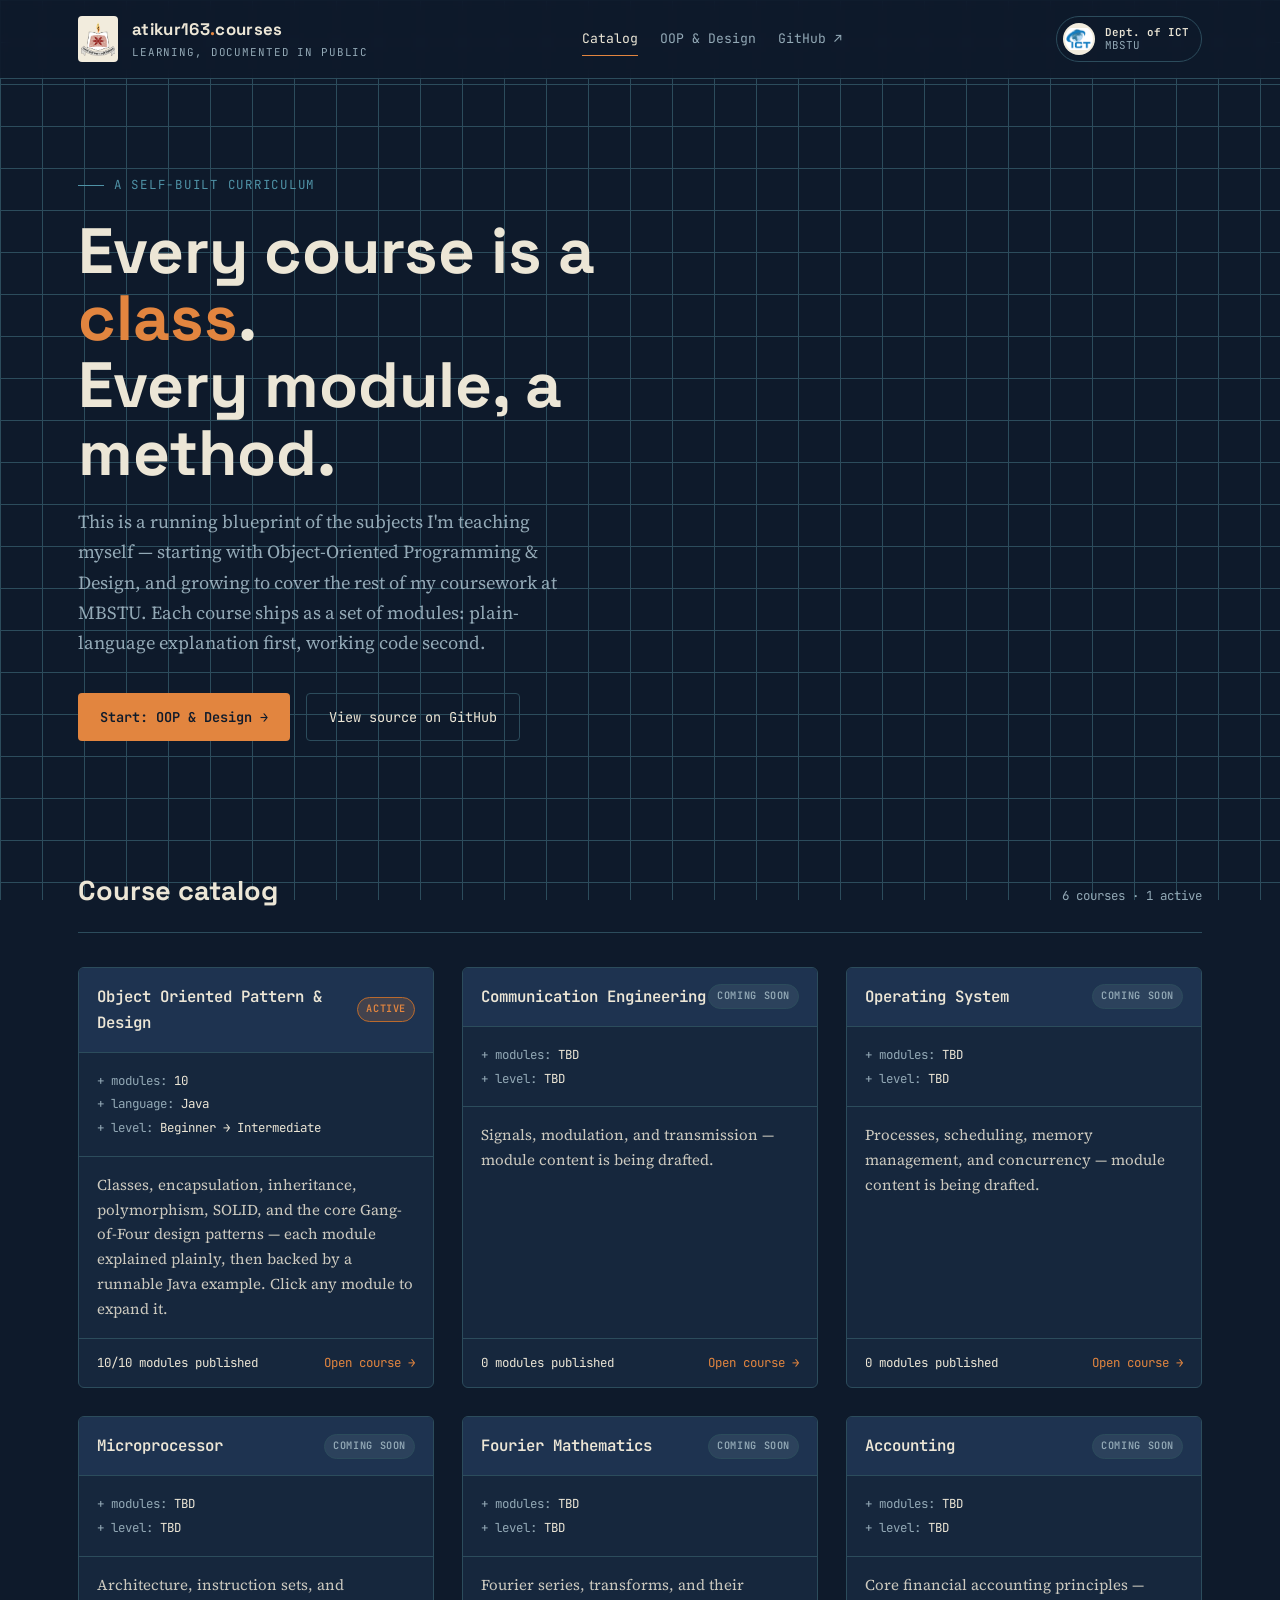
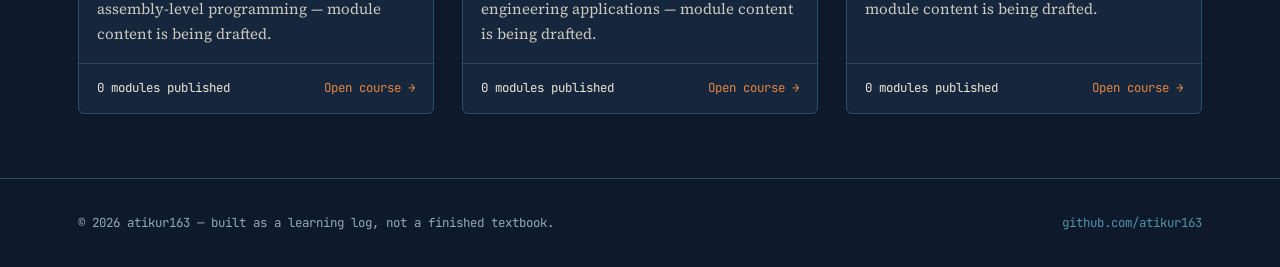
<file: index.html>
<!DOCTYPE html>
<html lang="en">
<head>
<meta charset="UTF-8">
<meta name="viewport" content="width=device-width, initial-scale=1.0">
<title>atikur163 — Course Blueprint</title>
<meta name="description" content="A blueprint of self-taught courses in Object-Oriented Design, systems, and engineering — built module by module.">
<link rel="stylesheet" href="css/style.css">
</head>
<body>

<header class="site-header">
  <div class="wrap">
    <div class="header-left">
      <img class="univ-logo" src="assets/logo-university.png" alt="MBSTU logo">
      <a class="brand" href="index.html">
        <span>atikur163<span class="dot">.</span>courses
          <small>learning, documented in public</small>
        </span>
      </a>
    </div>
    <nav class="main-nav">
      <a href="index.html" class="active">Catalog</a>
      <a href="courses/oop.html">OOP &amp; Design</a>
      <a href="https://github.com/atikur163" target="_blank" rel="noopener">GitHub ↗</a>
    </nav>
    <a class="dept-badge" href="courses/ict-dept.html" title="MBSTU, Dept. of ICT">
      <img src="assets/logo-ict.png" alt="MBSTU ICT Department logo">
      <span class="dl"><b>Dept. of ICT</b><span>MBSTU</span></span>
    </a>
  </div>
</header>

<section class="hero">
  <div class="wrap">
    <p class="eyebrow">A self-built curriculum</p>
    <h1>Every course is a <em>class</em>.<br>Every module, a method.</h1>
    <p class="lede">This is a running blueprint of the subjects I'm teaching myself — starting with Object-Oriented
      Programming &amp; Design, and growing to cover the rest of my coursework at MBSTU. Each course ships as a set
      of modules: plain-language explanation first, working code second.</p>
    <div class="hero-actions">
      <a class="btn btn-primary" href="courses/oop.html">Start: OOP &amp; Design →</a>
      <a class="btn btn-ghost" href="https://github.com/atikur163" target="_blank" rel="noopener">View source on GitHub</a>
    </div>
  </div>
</section>

<section class="section">
  <div class="wrap">
    <div class="section-head">
      <h2>Course catalog</h2>
      <span class="tag">6 courses · 1 active</span>
    </div>

    <div class="course-grid">

      <!-- OOP & Design — ACTIVE -->
      <article class="class-card">
        <div class="cc-title">Object Oriented Pattern &amp; Design <span class="status active">active</span></div>
        <div class="cc-fields">
          + modules: <span>10</span><br>
          + language: <span>Java</span><br>
          + level: <span>Beginner → Intermediate</span>
        </div>
        <div class="cc-body">Classes, encapsulation, inheritance, polymorphism, SOLID, and the core Gang-of-Four
          design patterns — each module explained plainly, then backed by a runnable Java example. Click any
          module to expand it.</div>
        <div class="cc-foot">
          <span>10/10 modules published</span>
          <a href="courses/oop.html">Open course →</a>
        </div>
      </article>

      <!-- Communication Engineering — SOON -->
      <article class="class-card">
        <div class="cc-title">Communication Engineering <span class="status soon">coming soon</span></div>
        <div class="cc-fields">
          + modules: <span>TBD</span><br>
          + level: <span>TBD</span>
        </div>
        <div class="cc-body">Signals, modulation, and transmission — module content is being drafted.</div>
        <div class="cc-foot">
          <span>0 modules published</span>
          <a href="courses/communication-engineering.html">Open course →</a>
        </div>
      </article>

      <!-- Operating System — SOON -->
      <article class="class-card">
        <div class="cc-title">Operating System <span class="status soon">coming soon</span></div>
        <div class="cc-fields">
          + modules: <span>TBD</span><br>
          + level: <span>TBD</span>
        </div>
        <div class="cc-body">Processes, scheduling, memory management, and concurrency — module content is being drafted.</div>
        <div class="cc-foot">
          <span>0 modules published</span>
          <a href="courses/operating-system.html">Open course →</a>
        </div>
      </article>

      <!-- Microprocessor — SOON -->
      <article class="class-card">
        <div class="cc-title">Microprocessor <span class="status soon">coming soon</span></div>
        <div class="cc-fields">
          + modules: <span>TBD</span><br>
          + level: <span>TBD</span>
        </div>
        <div class="cc-body">Architecture, instruction sets, and assembly-level programming — module content is being drafted.</div>
        <div class="cc-foot">
          <span>0 modules published</span>
          <a href="courses/microprocessor.html">Open course →</a>
        </div>
      </article>

      <!-- Fourier Mathematics — SOON -->
      <article class="class-card">
        <div class="cc-title">Fourier Mathematics <span class="status soon">coming soon</span></div>
        <div class="cc-fields">
          + modules: <span>TBD</span><br>
          + level: <span>TBD</span>
        </div>
        <div class="cc-body">Fourier series, transforms, and their engineering applications — module content is being drafted.</div>
        <div class="cc-foot">
          <span>0 modules published</span>
          <a href="courses/fourier-mathematics.html">Open course →</a>
        </div>
      </article>

      <!-- Accounting — SOON -->
      <article class="class-card">
        <div class="cc-title">Accounting <span class="status soon">coming soon</span></div>
        <div class="cc-fields">
          + modules: <span>TBD</span><br>
          + level: <span>TBD</span>
        </div>
        <div class="cc-body">Core financial accounting principles — module content is being drafted.</div>
        <div class="cc-foot">
          <span>0 modules published</span>
          <a href="courses/accounting.html">Open course →</a>
        </div>
      </article>

    </div>
  </div>
</section>

<footer class="site-footer">
  <div class="wrap">
    <span>© 2026 atikur163 — built as a learning log, not a finished textbook.</span>
    <span><a href="https://github.com/atikur163" target="_blank" rel="noopener">github.com/atikur163</a></span>
  </div>
</footer>

</body>
</html>
</file>
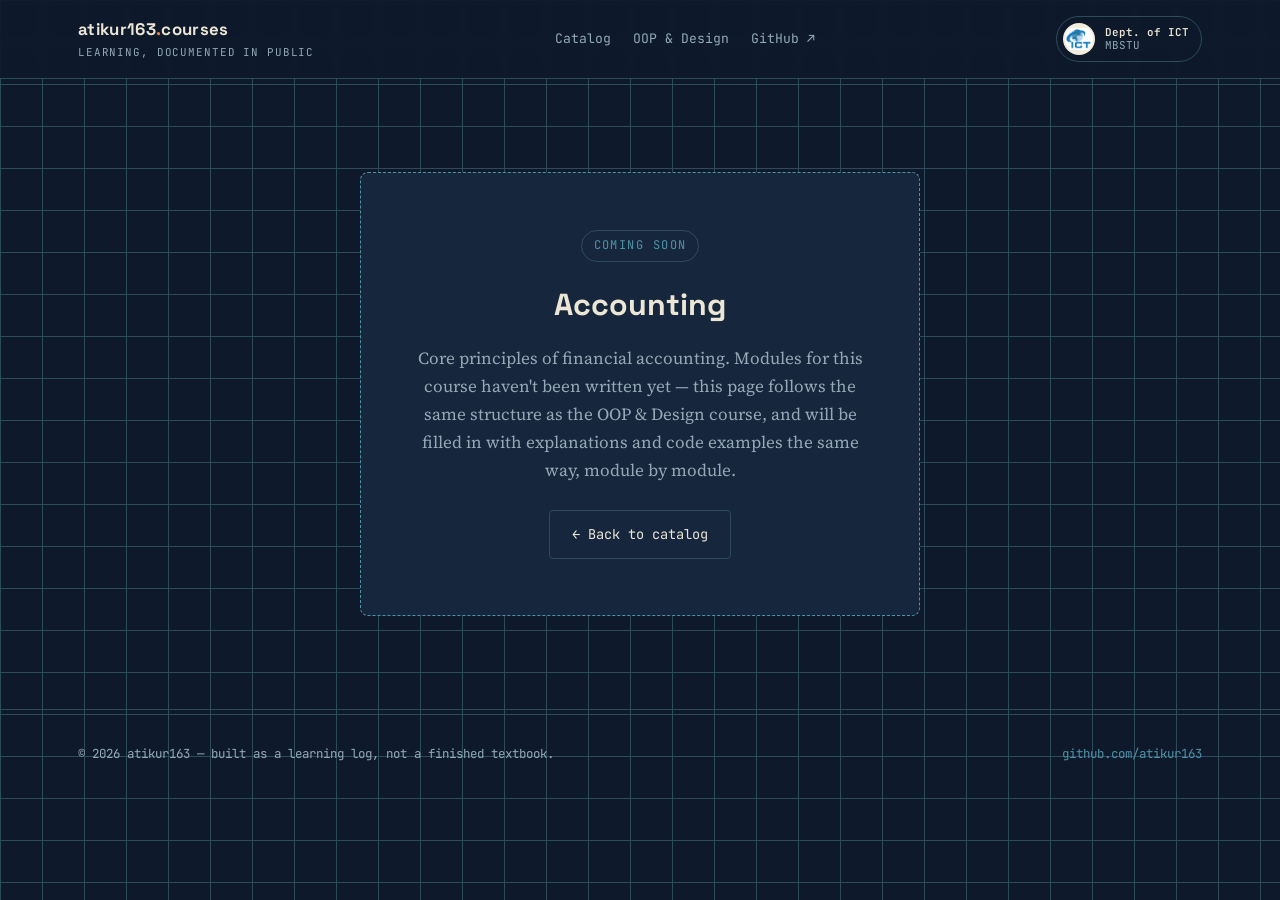
<file: courses/accounting.html>
<!DOCTYPE html>
<html lang="en">
<head>
<meta charset="UTF-8">
<meta name="viewport" content="width=device-width, initial-scale=1.0">
<title>Accounting — atikur163</title>
<link rel="stylesheet" href="../css/style.css">
</head>
<body>

<header class="site-header">
  <div class="wrap">
    <a class="brand" href="../index.html">
      <span>atikur163<span class="dot">.</span>courses
        <small>learning, documented in public</small>
      </span>
    </a>
    <nav class="main-nav">
      <a href="../index.html">Catalog</a>
      <a href="oop.html">OOP &amp; Design</a>
      <a href="https://github.com/atikur163" target="_blank" rel="noopener">GitHub ↗</a>
    </nav>
    <a class="dept-badge" href="ict-dept.html" title="MBSTU, Dept. of ICT">
      <img src="../assets/logo-ict.png" alt="MBSTU ICT Department logo">
      <span class="dl"><b>Dept. of ICT</b><span>MBSTU</span></span>
    </a>
  </div>
</header>

<section class="coming-soon">
  <div class="wrap" style="display:flex; justify-content:center;">
    <div class="cs-box">
      <span class="cs-tag">Coming soon</span>
      <h1>Accounting</h1>
      <p>Core principles of financial accounting. Modules for this course haven't been written yet — this page follows the same
        structure as the OOP &amp; Design course, and will be filled in with explanations and code
        examples the same way, module by module.</p>
      <a class="btn btn-ghost" href="../index.html">← Back to catalog</a>
    </div>
  </div>
</section>

<footer class="site-footer">
  <div class="wrap">
    <span>© 2026 atikur163 — built as a learning log, not a finished textbook.</span>
    <span><a href="https://github.com/atikur163" target="_blank" rel="noopener">github.com/atikur163</a></span>
  </div>
</footer>

</body>
</html>
</file>
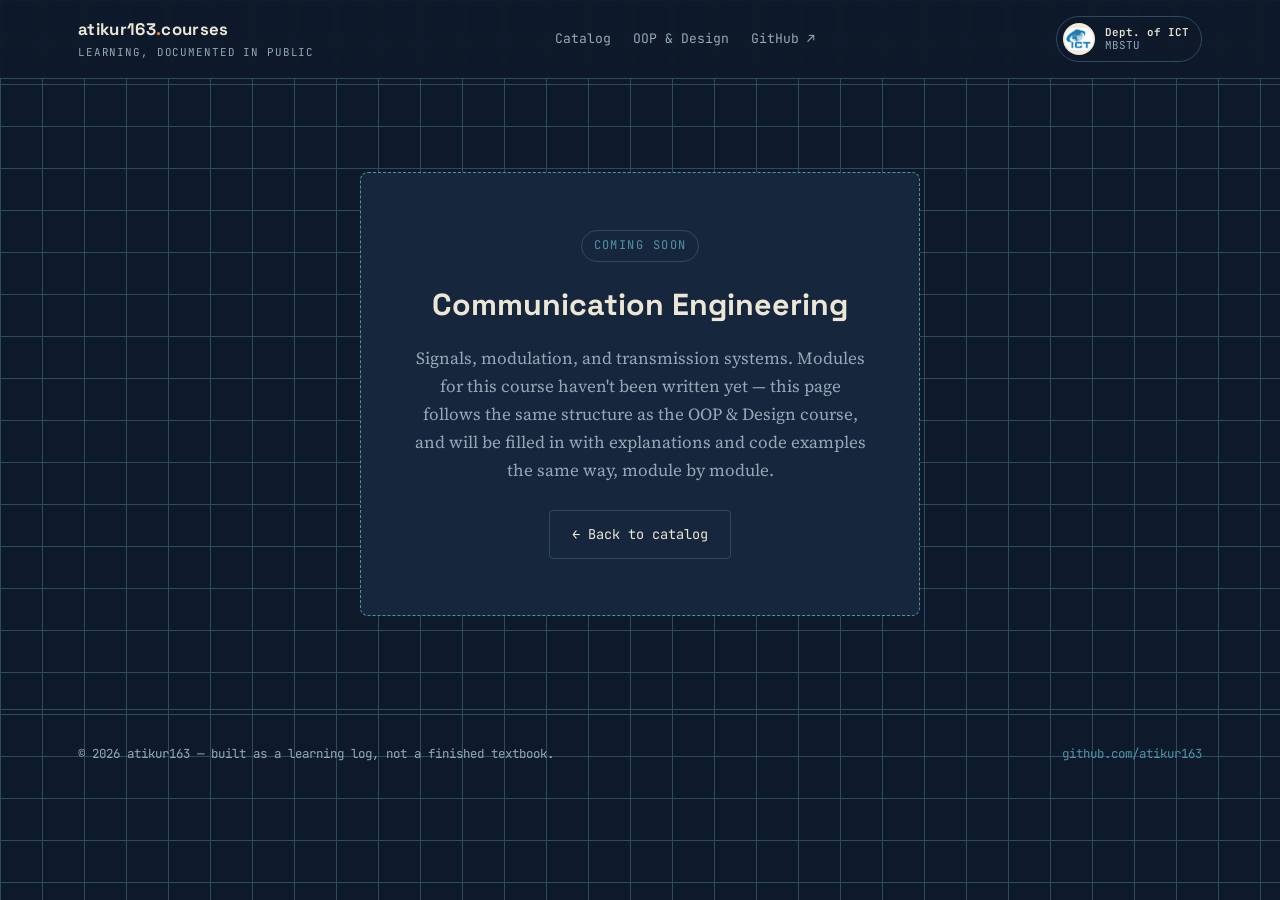
<file: courses/communication-engineering.html>
<!DOCTYPE html>
<html lang="en">
<head>
<meta charset="UTF-8">
<meta name="viewport" content="width=device-width, initial-scale=1.0">
<title>Communication Engineering — atikur163</title>
<link rel="stylesheet" href="../css/style.css">
</head>
<body>

<header class="site-header">
  <div class="wrap">
    <a class="brand" href="../index.html">
      <span>atikur163<span class="dot">.</span>courses
        <small>learning, documented in public</small>
      </span>
    </a>
    <nav class="main-nav">
      <a href="../index.html">Catalog</a>
      <a href="oop.html">OOP &amp; Design</a>
      <a href="https://github.com/atikur163" target="_blank" rel="noopener">GitHub ↗</a>
    </nav>
    <a class="dept-badge" href="ict-dept.html" title="MBSTU, Dept. of ICT">
      <img src="../assets/logo-ict.png" alt="MBSTU ICT Department logo">
      <span class="dl"><b>Dept. of ICT</b><span>MBSTU</span></span>
    </a>
  </div>
</header>

<section class="coming-soon">
  <div class="wrap" style="display:flex; justify-content:center;">
    <div class="cs-box">
      <span class="cs-tag">Coming soon</span>
      <h1>Communication Engineering</h1>
      <p>Signals, modulation, and transmission systems. Modules for this course haven't been written yet — this page follows the same
        structure as the OOP &amp; Design course, and will be filled in with explanations and code
        examples the same way, module by module.</p>
      <a class="btn btn-ghost" href="../index.html">← Back to catalog</a>
    </div>
  </div>
</section>

<footer class="site-footer">
  <div class="wrap">
    <span>© 2026 atikur163 — built as a learning log, not a finished textbook.</span>
    <span><a href="https://github.com/atikur163" target="_blank" rel="noopener">github.com/atikur163</a></span>
  </div>
</footer>

</body>
</html>
</file>
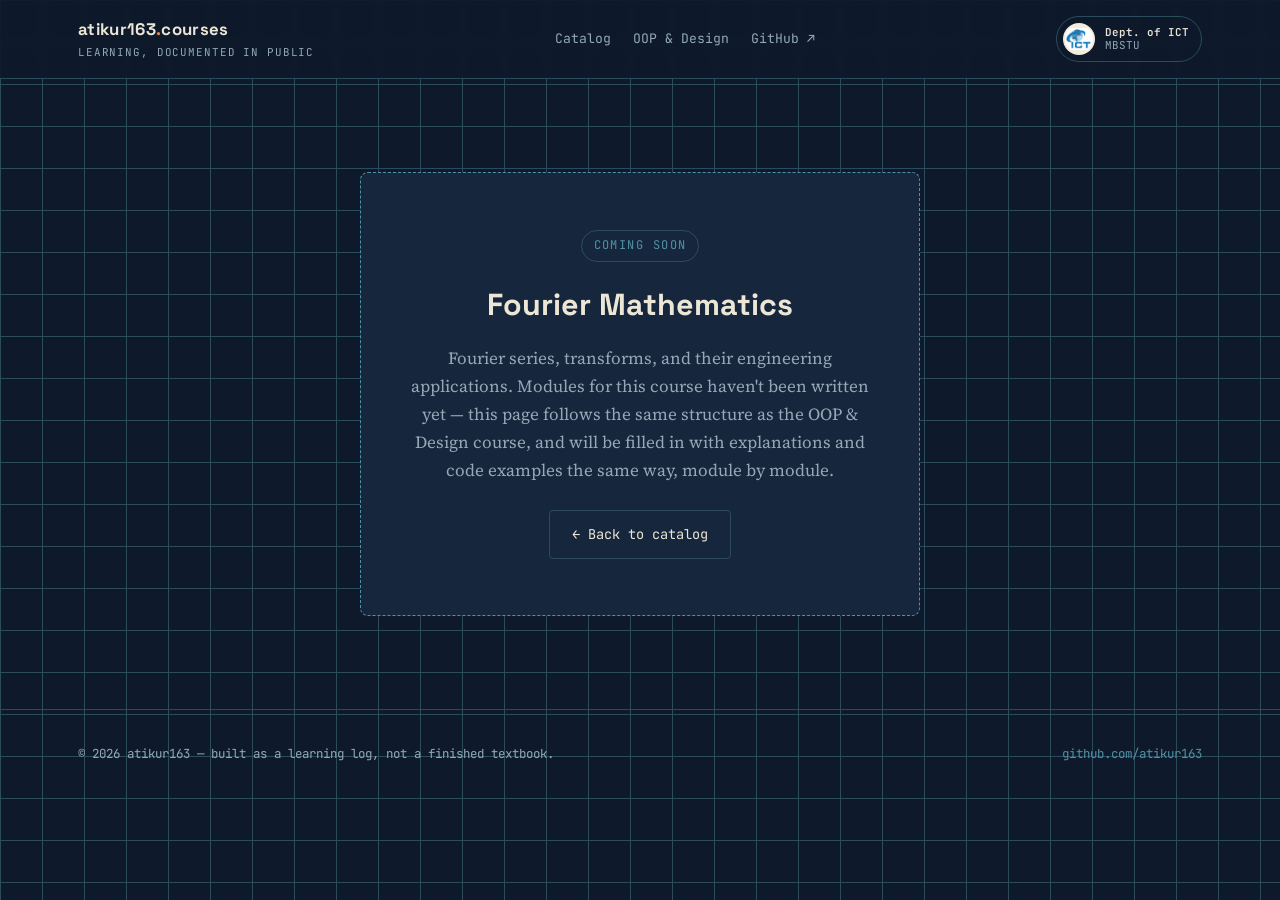
<file: courses/fourier-mathematics.html>
<!DOCTYPE html>
<html lang="en">
<head>
<meta charset="UTF-8">
<meta name="viewport" content="width=device-width, initial-scale=1.0">
<title>Fourier Mathematics — atikur163</title>
<link rel="stylesheet" href="../css/style.css">
</head>
<body>

<header class="site-header">
  <div class="wrap">
    <a class="brand" href="../index.html">
      <span>atikur163<span class="dot">.</span>courses
        <small>learning, documented in public</small>
      </span>
    </a>
    <nav class="main-nav">
      <a href="../index.html">Catalog</a>
      <a href="oop.html">OOP &amp; Design</a>
      <a href="https://github.com/atikur163" target="_blank" rel="noopener">GitHub ↗</a>
    </nav>
    <a class="dept-badge" href="ict-dept.html" title="MBSTU, Dept. of ICT">
      <img src="../assets/logo-ict.png" alt="MBSTU ICT Department logo">
      <span class="dl"><b>Dept. of ICT</b><span>MBSTU</span></span>
    </a>
  </div>
</header>

<section class="coming-soon">
  <div class="wrap" style="display:flex; justify-content:center;">
    <div class="cs-box">
      <span class="cs-tag">Coming soon</span>
      <h1>Fourier Mathematics</h1>
      <p>Fourier series, transforms, and their engineering applications. Modules for this course haven't been written yet — this page follows the same
        structure as the OOP &amp; Design course, and will be filled in with explanations and code
        examples the same way, module by module.</p>
      <a class="btn btn-ghost" href="../index.html">← Back to catalog</a>
    </div>
  </div>
</section>

<footer class="site-footer">
  <div class="wrap">
    <span>© 2026 atikur163 — built as a learning log, not a finished textbook.</span>
    <span><a href="https://github.com/atikur163" target="_blank" rel="noopener">github.com/atikur163</a></span>
  </div>
</footer>

</body>
</html>
</file>
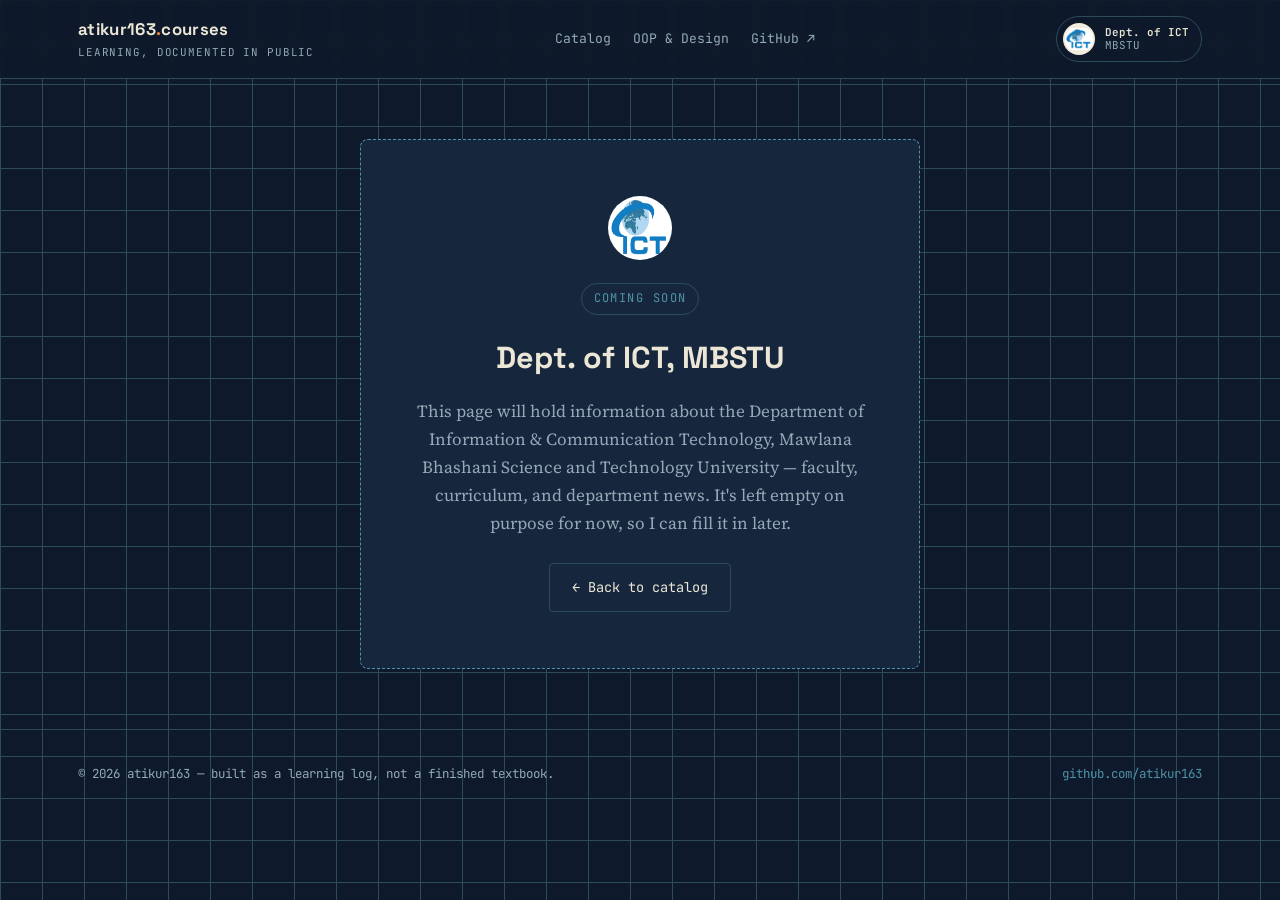
<file: courses/ict-dept.html>
<!DOCTYPE html>
<html lang="en">
<head>
<meta charset="UTF-8">
<meta name="viewport" content="width=device-width, initial-scale=1.0">
<title>Dept. of ICT, MBSTU — atikur163</title>
<link rel="stylesheet" href="../css/style.css">
</head>
<body>

<header class="site-header">
  <div class="wrap">
    <a class="brand" href="../index.html">
      <span>atikur163<span class="dot">.</span>courses
        <small>learning, documented in public</small>
      </span>
    </a>
    <nav class="main-nav">
      <a href="../index.html">Catalog</a>
      <a href="oop.html">OOP &amp; Design</a>
      <a href="https://github.com/atikur163" target="_blank" rel="noopener">GitHub ↗</a>
    </nav>
    <a class="dept-badge" href="ict-dept.html" title="MBSTU, Dept. of ICT">
      <img src="../assets/logo-ict.png" alt="MBSTU ICT Department logo">
      <span class="dl"><b>Dept. of ICT</b><span>MBSTU</span></span>
    </a>
  </div>
</header>

<section class="coming-soon">
  <div class="wrap" style="display:flex; justify-content:center;">
    <div class="cs-box">
      <img class="cs-logo" src="../assets/logo-ict.png" alt="MBSTU ICT Department logo">
      <span class="cs-tag">Coming soon</span>
      <h1>Dept. of ICT, MBSTU</h1>
      <p>This page will hold information about the Department of Information &amp; Communication Technology,
        Mawlana Bhashani Science and Technology University — faculty, curriculum, and department news.
        It's left empty on purpose for now, so I can fill it in later.</p>
      <a class="btn btn-ghost" href="../index.html">← Back to catalog</a>
    </div>
  </div>
</section>

<footer class="site-footer">
  <div class="wrap">
    <span>© 2026 atikur163 — built as a learning log, not a finished textbook.</span>
    <span><a href="https://github.com/atikur163" target="_blank" rel="noopener">github.com/atikur163</a></span>
  </div>
</footer>

</body>
</html>
</file>
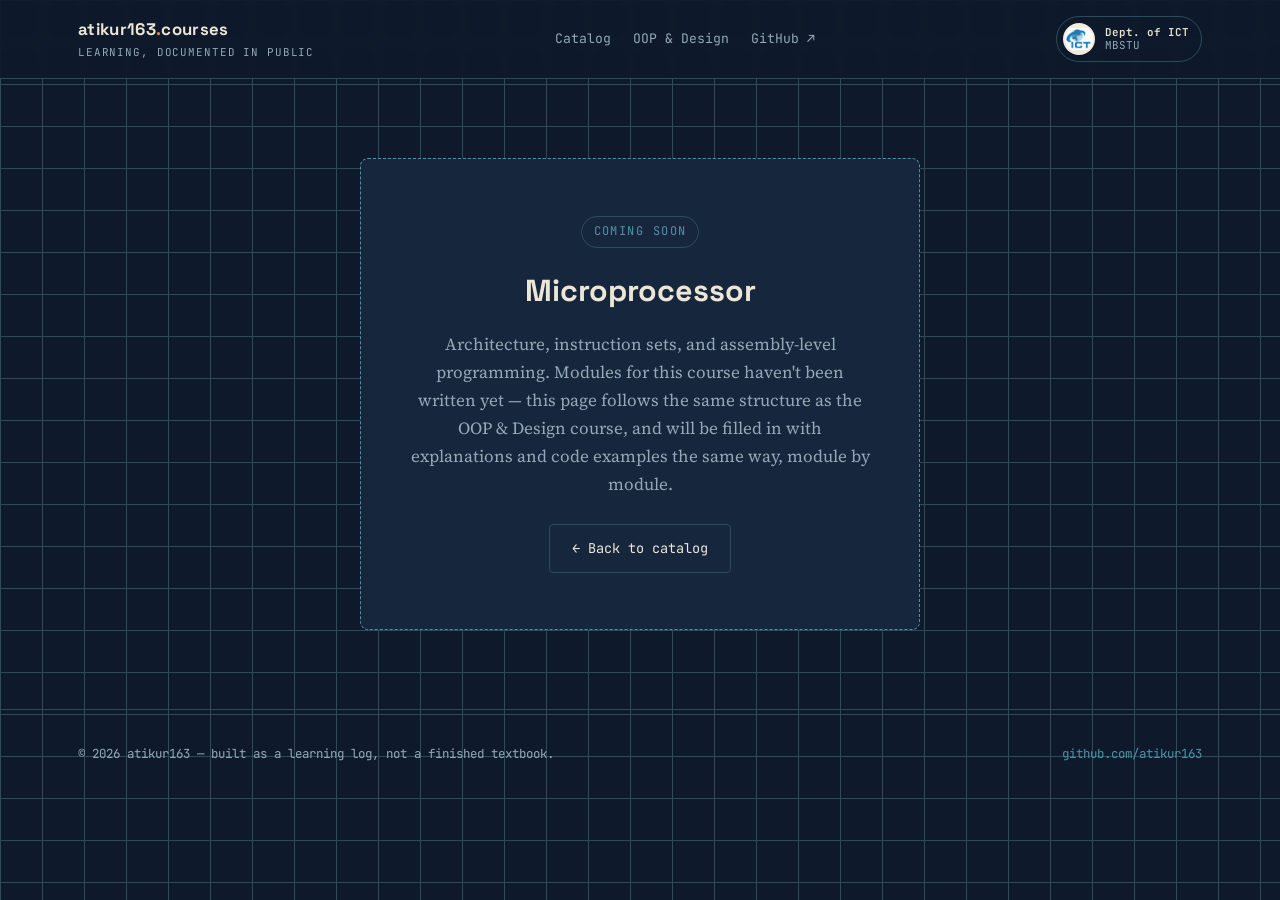
<file: courses/microprocessor.html>
<!DOCTYPE html>
<html lang="en">
<head>
<meta charset="UTF-8">
<meta name="viewport" content="width=device-width, initial-scale=1.0">
<title>Microprocessor — atikur163</title>
<link rel="stylesheet" href="../css/style.css">
</head>
<body>

<header class="site-header">
  <div class="wrap">
    <a class="brand" href="../index.html">
      <span>atikur163<span class="dot">.</span>courses
        <small>learning, documented in public</small>
      </span>
    </a>
    <nav class="main-nav">
      <a href="../index.html">Catalog</a>
      <a href="oop.html">OOP &amp; Design</a>
      <a href="https://github.com/atikur163" target="_blank" rel="noopener">GitHub ↗</a>
    </nav>
    <a class="dept-badge" href="ict-dept.html" title="MBSTU, Dept. of ICT">
      <img src="../assets/logo-ict.png" alt="MBSTU ICT Department logo">
      <span class="dl"><b>Dept. of ICT</b><span>MBSTU</span></span>
    </a>
  </div>
</header>

<section class="coming-soon">
  <div class="wrap" style="display:flex; justify-content:center;">
    <div class="cs-box">
      <span class="cs-tag">Coming soon</span>
      <h1>Microprocessor</h1>
      <p>Architecture, instruction sets, and assembly-level programming. Modules for this course haven't been written yet — this page follows the same
        structure as the OOP &amp; Design course, and will be filled in with explanations and code
        examples the same way, module by module.</p>
      <a class="btn btn-ghost" href="../index.html">← Back to catalog</a>
    </div>
  </div>
</section>

<footer class="site-footer">
  <div class="wrap">
    <span>© 2026 atikur163 — built as a learning log, not a finished textbook.</span>
    <span><a href="https://github.com/atikur163" target="_blank" rel="noopener">github.com/atikur163</a></span>
  </div>
</footer>

</body>
</html>
</file>
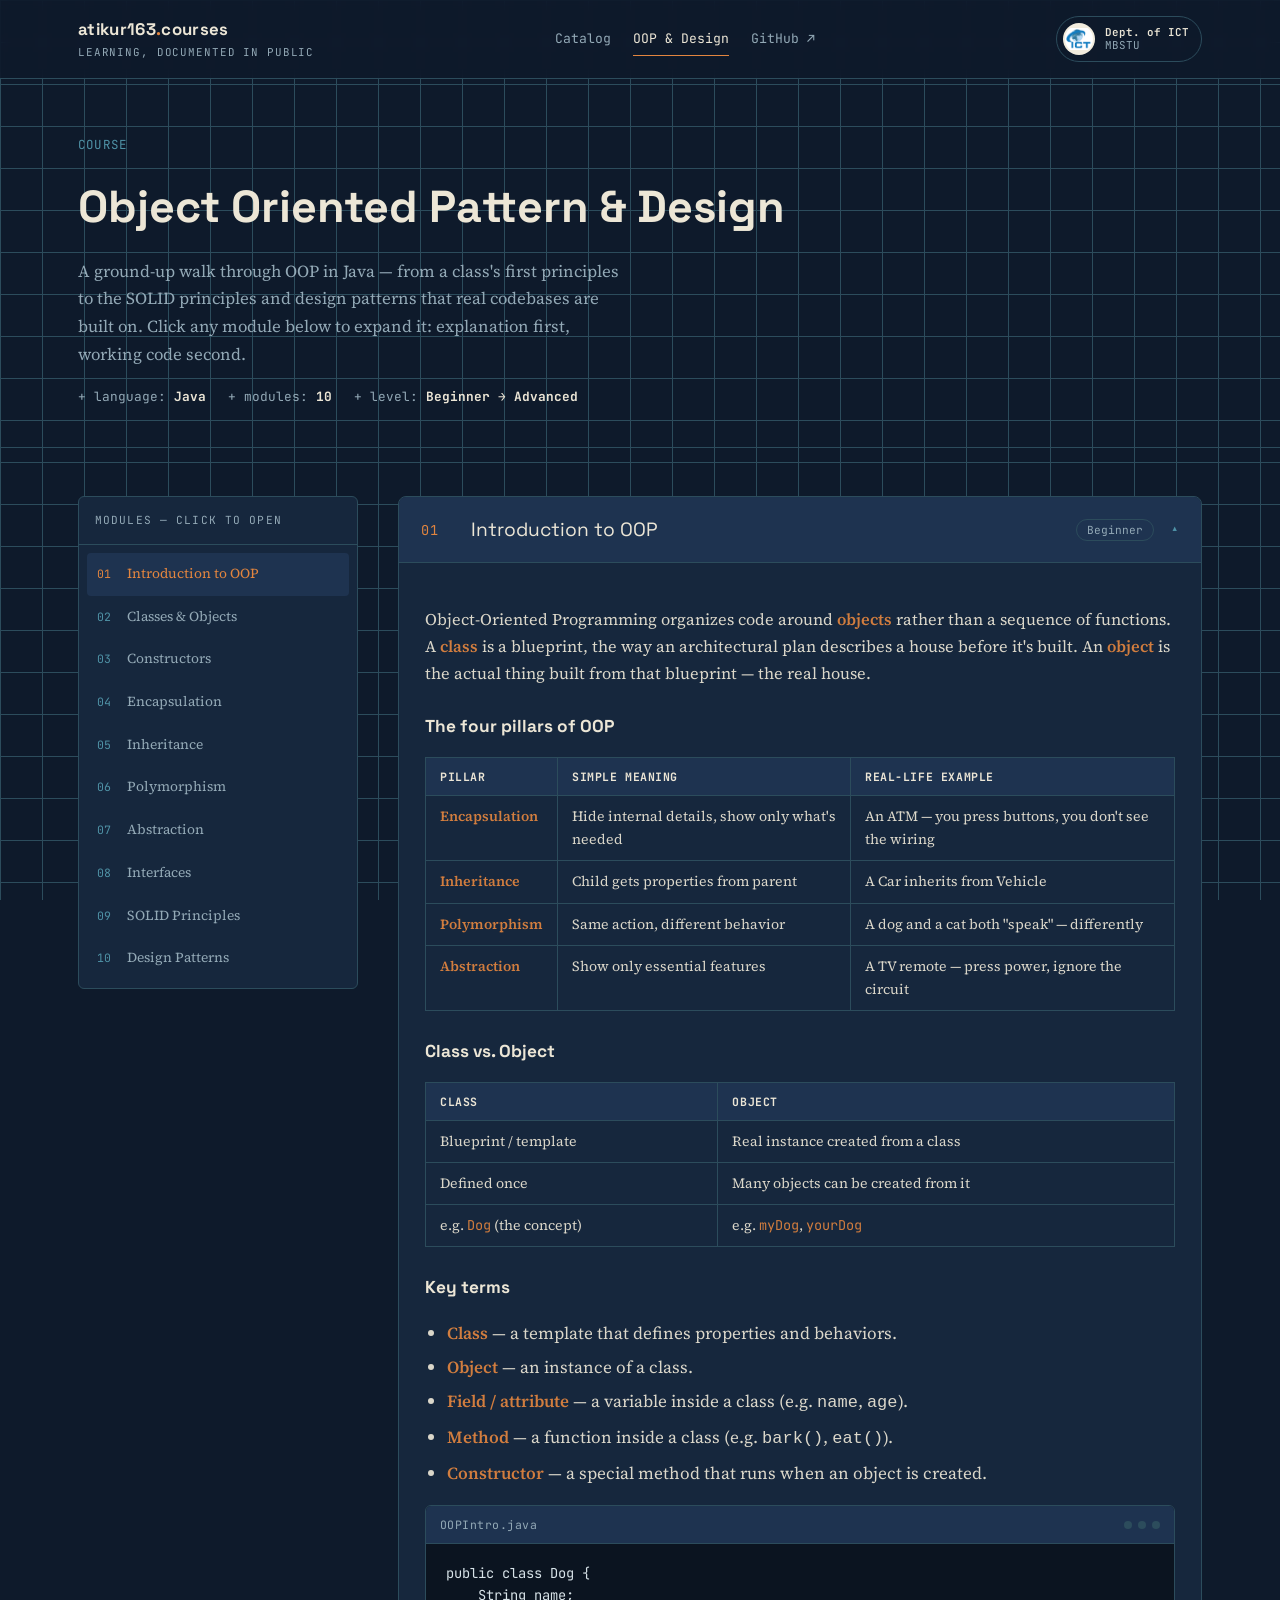
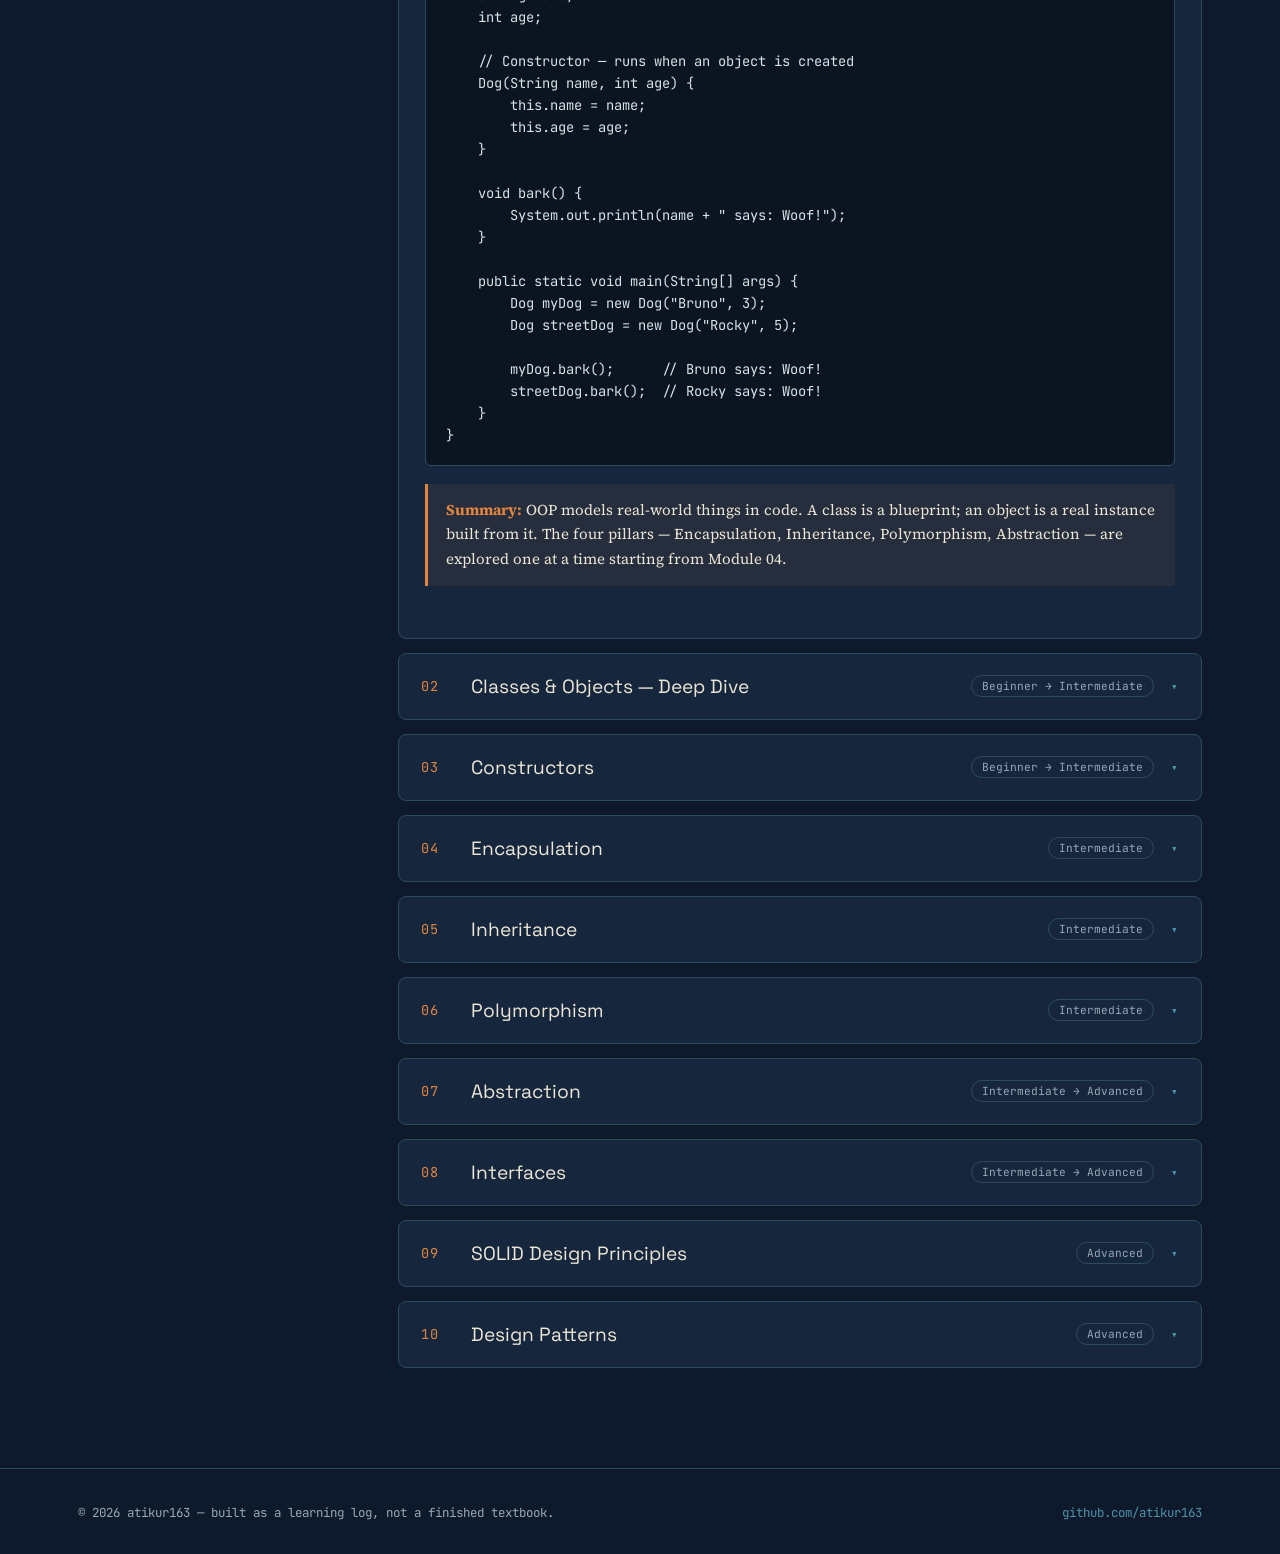
<file: courses/oop.html>
<!DOCTYPE html>
<html lang="en">
<head>
<meta charset="UTF-8">
<meta name="viewport" content="width=device-width, initial-scale=1.0">
<title>Object Oriented Pattern &amp; Design — atikur163</title>
<meta name="description" content="10 modules covering OOP fundamentals through SOLID and design patterns, with Java examples. Click any module to expand it.">
<link rel="stylesheet" href="../css/style.css">
</head>
<body>

<header class="site-header">
  <div class="wrap">
    <a class="brand" href="../index.html">
      <span>atikur163<span class="dot">.</span>courses
        <small>learning, documented in public</small>
      </span>
    </a>
    <nav class="main-nav">
      <a href="../index.html">Catalog</a>
      <a href="oop.html" class="active">OOP &amp; Design</a>
      <a href="https://github.com/atikur163/java-oop-full-course-with-10-module" target="_blank" rel="noopener">GitHub ↗</a>
    </nav>
    <a class="dept-badge" href="ict-dept.html" title="MBSTU, Dept. of ICT">
      <img src="../assets/logo-ict.png" alt="MBSTU ICT Department logo">
      <span class="dl"><b>Dept. of ICT</b><span>MBSTU</span></span>
    </a>
  </div>
</header>

<section class="course-hero">
  <div class="wrap">
    <p class="eyebrow">Course</p>
    <h1>Object Oriented Pattern &amp; Design</h1>
    <p>A ground-up walk through OOP in Java — from a class's first principles to the SOLID principles and
      design patterns that real codebases are built on. Click any module below to expand it: explanation
      first, working code second.</p>
    <div class="course-meta">
      <span>+ language: <b>Java</b></span>
      <span>+ modules: <b>10</b></span>
      <span>+ level: <b>Beginner → Advanced</b></span>
    </div>
  </div>
</section>

<div class="wrap">
<div class="course-layout">

  <nav class="module-nav">
    <div class="mn-head">Modules — click to open</div>
    <ol>
      <li><a href="#m1"><span class="mi">01</span> Introduction to OOP</a></li>
      <li><a href="#m2"><span class="mi">02</span> Classes &amp; Objects</a></li>
      <li><a href="#m3"><span class="mi">03</span> Constructors</a></li>
      <li><a href="#m4"><span class="mi">04</span> Encapsulation</a></li>
      <li><a href="#m5"><span class="mi">05</span> Inheritance</a></li>
      <li><a href="#m6"><span class="mi">06</span> Polymorphism</a></li>
      <li><a href="#m7"><span class="mi">07</span> Abstraction</a></li>
      <li><a href="#m8"><span class="mi">08</span> Interfaces</a></li>
      <li><a href="#m9"><span class="mi">09</span> SOLID Principles</a></li>
      <li><a href="#m10"><span class="mi">10</span> Design Patterns</a></li>
    </ol>
  </nav>

  <div class="modules">

    <!-- MODULE 1 -->
    <article class="module" id="m1">
      <button class="module-toggle" aria-expanded="false" data-target="m1-panel">
        <span class="mi">01</span>
        <span class="mt">Introduction to OOP</span>
        <span class="mtag">Beginner</span>
        <span class="chev">▾</span>
      </button>
      <div class="module-panel" id="m1-panel" hidden>
        <p>Object-Oriented Programming organizes code around <strong>objects</strong> rather than a
          sequence of functions. A <strong>class</strong> is a blueprint, the way an architectural plan
          describes a house before it's built. An <strong>object</strong> is the actual thing built from
          that blueprint — the real house.</p>

        <h3>The four pillars of OOP</h3>
        <table>
          <tr><th>Pillar</th><th>Simple meaning</th><th>Real-life example</th></tr>
          <tr><td><strong>Encapsulation</strong></td><td>Hide internal details, show only what's needed</td><td>An ATM — you press buttons, you don't see the wiring</td></tr>
          <tr><td><strong>Inheritance</strong></td><td>Child gets properties from parent</td><td>A Car inherits from Vehicle</td></tr>
          <tr><td><strong>Polymorphism</strong></td><td>Same action, different behavior</td><td>A dog and a cat both "speak" — differently</td></tr>
          <tr><td><strong>Abstraction</strong></td><td>Show only essential features</td><td>A TV remote — press power, ignore the circuit</td></tr>
        </table>

        <h3>Class vs. Object</h3>
        <table>
          <tr><th>Class</th><th>Object</th></tr>
          <tr><td>Blueprint / template</td><td>Real instance created from a class</td></tr>
          <tr><td>Defined once</td><td>Many objects can be created from it</td></tr>
          <tr><td>e.g. <code>Dog</code> (the concept)</td><td>e.g. <code>myDog</code>, <code>yourDog</code></td></tr>
        </table>

        <h3>Key terms</h3>
        <ul>
          <li><strong>Class</strong> — a template that defines properties and behaviors.</li>
          <li><strong>Object</strong> — an instance of a class.</li>
          <li><strong>Field / attribute</strong> — a variable inside a class (e.g. <code>name</code>, <code>age</code>).</li>
          <li><strong>Method</strong> — a function inside a class (e.g. <code>bark()</code>, <code>eat()</code>).</li>
          <li><strong>Constructor</strong> — a special method that runs when an object is created.</li>
        </ul>

        <div class="code-panel">
          <div class="cp-head"><span>OOPIntro.java</span><div class="cp-dots"><span></span><span></span><span></span></div></div>
          <pre><code>public class Dog {
    String name;
    int age;

    // Constructor — runs when an object is created
    Dog(String name, int age) {
        this.name = name;
        this.age = age;
    }

    void bark() {
        System.out.println(name + " says: Woof!");
    }

    public static void main(String[] args) {
        Dog myDog = new Dog("Bruno", 3);
        Dog streetDog = new Dog("Rocky", 5);

        myDog.bark();      // Bruno says: Woof!
        streetDog.bark();  // Rocky says: Woof!
    }
}</code></pre>
        </div>

        <div class="callout"><b>Summary:</b> OOP models real-world things in code. A class is a blueprint;
          an object is a real instance built from it. The four pillars — Encapsulation, Inheritance,
          Polymorphism, Abstraction — are explored one at a time starting from Module 04.</div>
      </div>
    </article>

    <!-- MODULE 2 -->
    <article class="module" id="m2">
      <button class="module-toggle" aria-expanded="false" data-target="m2-panel">
        <span class="mi">02</span>
        <span class="mt">Classes &amp; Objects — Deep Dive</span>
        <span class="mtag">Beginner → Intermediate</span>
        <span class="chev">▾</span>
      </button>
      <div class="module-panel" id="m2-panel" hidden>
        <div class="recap"><b>Recap from Module 01</b>A class is a blueprint. An object is created using
          <code>new</code>. A constructor runs when an object is created. Now we go deeper into how classes
          actually work.</div>

        <h3>Anatomy of a class</h3>
        <div class="code-panel">
          <div class="cp-head"><span>ClassName.java</span><div class="cp-dots"><span></span><span></span><span></span></div></div>
          <pre><code>public class ClassName {
    // 1. Fields (state)
    dataType fieldName;

    // 2. Constructor
    ClassName(parameters) { ... }

    // 3. Methods (behavior)
    returnType methodName(parameters) { ... }
}</code></pre>
        </div>

        <h3>Fields — instance vs. static</h3>
        <table>
          <tr><th>Type</th><th>Belongs to</th><th>Shared?</th><th>Keyword</th></tr>
          <tr><td>Instance field</td><td>Each object</td><td>No — each object has its own copy</td><td>(none)</td></tr>
          <tr><td>Static field</td><td>The class itself</td><td>Yes — all objects share one copy</td><td><code>static</code></td></tr>
        </table>
        <div class="code-panel">
          <div class="cp-head"><span>Counter.java</span><div class="cp-dots"><span></span><span></span><span></span></div></div>
          <pre><code>class Counter {
    int count;         // instance — each object has its own
    static int total;  // static — shared across ALL objects
}</code></pre>
        </div>

        <h3>Method overloading</h3>
        <p>Same method name, different parameters — Java picks the right one automatically.</p>
        <div class="code-panel">
          <div class="cp-head"><span>Greeter.java</span><div class="cp-dots"><span></span><span></span><span></span></div></div>
          <pre><code>void greet() { ... }                       // no param
void greet(String name) { ... }            // one param
void greet(String name, int n) { ... }     // two params</code></pre>
        </div>

        <h3>The <code>this</code> keyword</h3>
        <p><code>this</code> refers to the current object. It's used when a field name and a parameter name
          are the same.</p>
        <div class="code-panel">
          <div class="cp-head"><span>Person.java</span><div class="cp-dots"><span></span><span></span><span></span></div></div>
          <pre><code>class Person {
    String name;

    Person(String name) {
        this.name = name;   // 'this.name' = field, 'name' = parameter
    }
}</code></pre>
        </div>

        <h3>Getters &amp; setters</h3>
        <p>A good practice: keep fields <code>private</code> and provide public methods to read/write them.</p>
        <div class="code-panel">
          <div class="cp-head"><span>BankAccount.java</span><div class="cp-dots"><span></span><span></span><span></span></div></div>
          <pre><code>class BankAccount {
    private double balance;   // hidden from outside

    public double getBalance() {           // getter — read
        return balance;
    }

    public void setBalance(double amount) { // setter — write
        if (amount >= 0) balance = amount;
    }
}</code></pre>
        </div>

        <div class="callout"><b>Covers:</b> instance vs. static fields, method overloading, the
          <code>this</code> keyword, and getters/setters — with multiple objects sharing static data.</div>
      </div>
    </article>

    <!-- MODULE 3 -->
    <article class="module" id="m3">
      <button class="module-toggle" aria-expanded="false" data-target="m3-panel">
        <span class="mi">03</span>
        <span class="mt">Constructors</span>
        <span class="mtag">Beginner → Intermediate</span>
        <span class="chev">▾</span>
      </button>
      <div class="module-panel" id="m3-panel" hidden>
        <div class="recap"><b>Recap from Module 02</b>Fields store data, methods define behavior.
          <code>this</code> refers to the current object. Getters/setters protect private fields. Now: the
          special method that runs when an object is born.</div>

        <p>A constructor has the same name as the class, has <strong>no return type</strong> (not even
          <code>void</code>), and runs automatically when you use <code>new</code>.</p>

        <h3>Four types of constructors</h3>
        <div class="code-panel">
          <div class="cp-head"><span>Cat.java</span><div class="cp-dots"><span></span><span></span><span></span></div></div>
          <pre><code>// 1. Default — Java adds this automatically if you write none at all
class Cat { String name; }
Cat c = new Cat(); // works even with no constructor written

// 2. No-arg — written by hand, sets default values
class Cat {
    String name;
    Cat() { name = "Unknown"; }
}

// 3. Parameterized — accepts values at creation
class Cat {
    String name;
    Cat(String name) { this.name = name; }
}
Cat c = new Cat("Whiskers");

// 4. Copy constructor — builds a new object from an existing one
class Cat {
    String name;
    Cat(Cat other) { this.name = other.name; }
}
Cat original = new Cat("Luna");
Cat copy = new Cat(original);</code></pre>
        </div>

        <h3>Constructor chaining with <code>this()</code></h3>
        <p>One constructor can call another using <code>this()</code>, avoiding repeated code across
          multiple constructors.</p>
        <div class="code-panel">
          <div class="cp-head"><span>Phone.java</span><div class="cp-dots"><span></span><span></span><span></span></div></div>
          <pre><code>class Phone {
    String brand, model;
    int storage;

    Phone() {
        this("Unknown", "Unknown", 64);      // calls 3-param constructor
    }

    Phone(String brand, String model) {
        this(brand, model, 128);             // calls 3-param constructor
    }

    Phone(String brand, String model, int storage) {
        this.brand = brand;
        this.model = model;
        this.storage = storage;
    }
}</code></pre>
        </div>
        <div class="warn"><b>Rule:</b> <code>this()</code> must always be the first line inside a
          constructor.</div>

        <h3>Constructor vs. method</h3>
        <table>
          <tr><th>Feature</th><th>Constructor</th><th>Method</th></tr>
          <tr><td>Name</td><td>Same as class</td><td>Any name</td></tr>
          <tr><td>Return type</td><td>None</td><td>Must have one (or <code>void</code>)</td></tr>
          <tr><td>Called by</td><td><code>new</code> keyword</td><td>Object or class</td></tr>
          <tr><td>Purpose</td><td>Initialize object</td><td>Define behavior</td></tr>
          <tr><td>Inherited?</td><td>No</td><td>Yes</td></tr>
        </table>

        <div class="callout"><b>Summary:</b> no-arg constructors set defaults, parameterized ones pass
          custom values, copy constructors duplicate an existing object, and chained (<code>this()</code>)
          constructors avoid repeated initialization code.</div>
      </div>
    </article>

    <!-- MODULE 4 -->
    <article class="module" id="m4">
      <button class="module-toggle" aria-expanded="false" data-target="m4-panel">
        <span class="mi">04</span>
        <span class="mt">Encapsulation</span>
        <span class="mtag">Intermediate</span>
        <span class="chev">▾</span>
      </button>
      <div class="module-panel" id="m4-panel" hidden>
        <div class="recap"><b>Recap from Module 03</b>Constructors initialize objects. <code>this()</code>
          chains constructors to avoid repetition. A copy constructor creates an independent duplicate. Now:
          the first of the four OOP pillars.</div>

        <p><strong>Encapsulation</strong> means bundling data (fields) and behavior (methods) together
          inside a class, and hiding the internal details from the outside world — like a medicine capsule:
          the medicine is hidden inside, you only interact with the outer shell.</p>

        <h3>Access modifiers</h3>
        <table>
          <tr><th>Modifier</th><th>Same class</th><th>Same package</th><th>Subclass</th><th>Everywhere</th></tr>
          <tr><td><code>private</code></td><td>✅</td><td>❌</td><td>❌</td><td>❌</td></tr>
          <tr><td>(default)</td><td>✅</td><td>✅</td><td>❌</td><td>❌</td></tr>
          <tr><td><code>protected</code></td><td>✅</td><td>✅</td><td>✅</td><td>❌</td></tr>
          <tr><td><code>public</code></td><td>✅</td><td>✅</td><td>✅</td><td>✅</td></tr>
        </table>
        <div class="callout"><b>Golden rule:</b> fields → always <code>private</code>. Methods → public only
          when they need to be used from outside the class.</div>

        <h3>Getters and setters, with validation</h3>
        <div class="code-panel">
          <div class="cp-head"><span>Employee.java</span><div class="cp-dots"><span></span><span></span><span></span></div></div>
          <pre><code>class Employee {
    private String name;
    private int salary;

    public String getName() {          // getter — read only
        return name;
    }

    public void setSalary(int salary) { // setter — write, with validation
        if (salary >= 5000) {
            this.salary = salary;
        } else {
            System.out.println("Salary too low!");
        }
    }
}</code></pre>
        </div>
        <p>Naming convention: field <code>age</code> → getter <code>getAge()</code>, setter
          <code>setAge()</code>. For a boolean field like <code>active</code>, the getter is
          <code>isActive()</code> instead of <code>getActive()</code>.</p>

        <h3>Why encapsulation matters</h3>
        <ul>
          <li><strong>Validation</strong> — reject invalid data before it's stored.</li>
          <li><strong>Read-only fields</strong> — provide a getter only, no setter, so a value set in the
            constructor can never change later (e.g. a national ID).</li>
          <li><strong>Computed values</strong> — a getter can calculate a value on the fly instead of
            storing it separately (e.g. <code>getTotalSalary()</code> = base + bonus).</li>
        </ul>

        <h3>Immutable classes</h3>
        <p>An object whose state can never change after creation. Rules: all fields <code>private final</code>,
          no setters, only getters, and every value set in the constructor.</p>
        <div class="code-panel">
          <div class="cp-head"><span>ImmutablePoint.java</span><div class="cp-dots"><span></span><span></span><span></span></div></div>
          <pre><code>public final class ImmutablePoint {
    private final int x;
    private final int y;

    public ImmutablePoint(int x, int y) {
        this.x = x;
        this.y = y;
    }

    public int getX() { return x; }
    public int getY() { return y; }
    // No setters — once created, x and y never change
}</code></pre>
        </div>
        <p>Java's own <code>String</code> class is immutable — that's why <code>str.toUpperCase()</code>
          returns a <em>new</em> String instead of modifying the original.</p>

        <div class="callout"><b>Covers:</b> a basic Person example, validated Employee salary rules, a
          read-only NationalID, a computed ShoppingCart total, and an immutable Temperature class.</div>
      </div>
    </article>

    <!-- MODULE 5 -->
    <article class="module" id="m5">
      <button class="module-toggle" aria-expanded="false" data-target="m5-panel">
        <span class="mi">05</span>
        <span class="mt">Inheritance</span>
        <span class="mtag">Intermediate</span>
        <span class="chev">▾</span>
      </button>
      <div class="module-panel" id="m5-panel" hidden>
        <div class="recap"><b>Recap from Module 04</b><code>private</code> fields hide data from outside.
          Setters validate before changing data. Immutable classes never change after creation. Now: the
          second OOP pillar.</div>

        <p><strong>Inheritance</strong> lets a class acquire the fields and methods of another class. The
          class being inherited from is the <strong>parent</strong> (superclass); the class that inherits is
          the <strong>child</strong> (subclass). A child gets everything the parent has, and can add its own
          behavior on top.</p>

        <h3>The <code>extends</code> keyword</h3>
        <div class="code-panel">
          <div class="cp-head"><span>Dog.java</span><div class="cp-dots"><span></span><span></span><span></span></div></div>
          <pre><code>class Animal {
    String name;
    void eat() { System.out.println(name + " is eating."); }
}

class Dog extends Animal {         // Dog inherits from Animal
    void bark() { System.out.println(name + " says: Woof!"); }
}

Dog d = new Dog();
d.name = "Bruno";
d.eat();   // inherited from Animal ✔
d.bark();  // Dog's own method ✔</code></pre>
        </div>

        <h3>The <code>super</code> keyword</h3>
        <p>Refers to the parent class — used to call the parent's constructor or a parent method it
          overrode.</p>
        <div class="code-panel">
          <div class="cp-head"><span>Dog.java</span><div class="cp-dots"><span></span><span></span><span></span></div></div>
          <pre><code>class Animal {
    String name;
    Animal(String name) { this.name = name; }
    void describe() { System.out.println("Animal: " + name); }
}

class Dog extends Animal {
    String breed;
    Dog(String name, String breed) {
        super(name);              // calls Animal's constructor
        this.breed = breed;
    }

    @Override
    void describe() {
        super.describe();                          // runs Animal's version first
        System.out.println("Breed: " + breed);      // then adds more
    }
}</code></pre>
        </div>
        <div class="warn"><b>Rule:</b> <code>super()</code> must always be the first line in a constructor.</div>

        <h3>Method overriding</h3>
        <p>A child class can redefine a method it inherited from the parent — same name, same parameters,
          same or wider access. <code>@Override</code> is recommended: it catches typos at compile time.</p>

        <h3>Inheritance chain</h3>
        <p>Java supports multi-level inheritance (but not multiple inheritance with classes):</p>
        <div class="code-panel">
          <div class="cp-head"><span>chain.txt</span><div class="cp-dots"><span></span><span></span><span></span></div></div>
          <pre><code>Animal
 └── Mammal
      └── Dog

class Animal { ... }
class Mammal extends Animal { ... }  // child of Animal
class Dog extends Mammal { ... }     // child of Mammal — inherits from BOTH</code></pre>
        </div>

        <h3>The <code>final</code> keyword</h3>
        <table>
          <tr><th>Used on</th><th>Effect</th></tr>
          <tr><td><code>final</code> class</td><td>Cannot be extended — no child classes</td></tr>
          <tr><td><code>final</code> method</td><td>Cannot be overridden by a child</td></tr>
          <tr><td><code>final</code> field</td><td>Value cannot change after assignment</td></tr>
        </table>

        <h3>What is <em>not</em> inherited</h3>
        <ul>
          <li><code>private</code> fields and methods (hidden, though technically present)</li>
          <li>Constructors (not inherited — called via <code>super()</code>)</li>
          <li>Static methods (belong to the class, not the object)</li>
        </ul>

        <div class="callout"><b>Covers:</b> Animal → Dog/Cat/Bird, <code>super</code> for constructor and
          method calls, multi-level Vehicle → Car → ElectricCar, and a Person → Employee → Manager staff
          hierarchy.</div>
      </div>
    </article>

    <!-- MODULE 6 -->
    <article class="module" id="m6">
      <button class="module-toggle" aria-expanded="false" data-target="m6-panel">
        <span class="mi">06</span>
        <span class="mt">Polymorphism</span>
        <span class="mtag">Intermediate</span>
        <span class="chev">▾</span>
      </button>
      <div class="module-panel" id="m6-panel" hidden>
        <div class="recap"><b>Recap from Module 05</b><code>extends</code> gives a child all of the
          parent's fields and methods. <code>super()</code> calls the parent constructor.
          <code>@Override</code> redefines an inherited method. Now: the third OOP pillar.</div>

        <p><strong>Polymorphism</strong> means "many forms" — the same method name behaves differently
          depending on which object actually calls it.</p>
        <div class="code-panel">
          <div class="cp-head"><span>Poly.java</span><div class="cp-dots"><span></span><span></span><span></span></div></div>
          <pre><code>Animal a = new Dog();
a.makeSound();  // prints "Woof!" — not "Some sound..."</code></pre>
        </div>
        <p>Even though <code>a</code> is declared as <code>Animal</code>, Java runs the <code>Dog</code>
          version at runtime. That's polymorphism.</p>

        <h3>Two types</h3>
        <table>
          <tr><th>Type</th><th>Also called</th><th>Resolved at</th><th>How</th></tr>
          <tr><td>Compile-time</td><td>Static / overloading</td><td>Compile time</td><td>Same method name, different parameters</td></tr>
          <tr><td>Runtime</td><td>Dynamic / overriding</td><td>Runtime</td><td>Child overrides parent's method</td></tr>
        </table>

        <div class="code-panel">
          <div class="cp-head"><span>Printer.java</span><div class="cp-dots"><span></span><span></span><span></span></div></div>
          <pre><code>// Compile-time — overloading
class Printer {
    void print(int n)    { System.out.println("Int: " + n); }
    void print(double d) { System.out.println("Double: " + d); }
    void print(String s) { System.out.println("String: " + s); }
}

// Runtime — overriding
Animal a;
a = new Dog(); a.makeSound();  // Woof!
a = new Cat(); a.makeSound();  // Meow!
a = new Bird(); a.makeSound(); // Tweet!</code></pre>
        </div>

        <h3>Upcasting and downcasting</h3>
        <div class="code-panel">
          <div class="cp-head"><span>Casting.java</span><div class="cp-dots"><span></span><span></span><span></span></div></div>
          <pre><code>Animal a = new Dog("Bruno", 3);  // upcast — automatic, safe
a.eat();                        // works — inherited from Animal
// a.fetch();                   // compile error — Animal doesn't know fetch()

Dog d = (Dog) a;                // downcast — must cast explicitly
d.fetch();                      // now Dog-only methods are accessible</code></pre>
        </div>
        <div class="warn"><b>Careful:</b> downcasting to the wrong type throws
          <code>ClassCastException</code> at runtime.</div>

        <h3>Checking with <code>instanceof</code></h3>
        <div class="code-panel">
          <div class="cp-head"><span>InstanceofCheck.java</span><div class="cp-dots"><span></span><span></span><span></span></div></div>
          <pre><code>if (a instanceof Dog d) {   // check AND cast in one line (Java 16+)
    d.fetch();
}</code></pre>
        </div>

        <h3>Polymorphic arrays</h3>
        <p>Store different child objects in one parent-typed array — each still runs its own version:</p>
        <div class="code-panel">
          <div class="cp-head"><span>Zoo.java</span><div class="cp-dots"><span></span><span></span><span></span></div></div>
          <pre><code>Animal[] zoo = {
    new Dog("Bruno", 3),
    new Cat("Luna", 2),
    new Bird("Sky", 1)
};

for (Animal a : zoo) {
    a.makeSound();  // each animal makes its OWN sound
}</code></pre>
        </div>

        <div class="callout"><b>Covers:</b> overloading, overriding with a parent reference, safe up/downcasting,
          <code>instanceof</code>, a polymorphic shape-area calculator, and a real-world payment system.</div>
      </div>
    </article>

    <!-- MODULE 7 -->
    <article class="module" id="m7">
      <button class="module-toggle" aria-expanded="false" data-target="m7-panel">
        <span class="mi">07</span>
        <span class="mt">Abstraction</span>
        <span class="mtag">Intermediate → Advanced</span>
        <span class="chev">▾</span>
      </button>
      <div class="module-panel" id="m7-panel" hidden>
        <div class="recap"><b>Recap from Module 06</b>Overloading resolves at compile time; overriding
          resolves at runtime. A parent reference can hold any child object. Check <code>instanceof</code>
          before downcasting. Now: the fourth and final OOP pillar.</div>

        <p><strong>Abstraction</strong> means hiding complex implementation and showing only the essential
          features — a TV remote: you press "power," you don't see the circuit. In Java, abstraction is
          achieved with abstract classes (this module) and interfaces (Module 08).</p>

        <h3>Abstract class</h3>
        <p>Cannot be instantiated. May contain abstract methods (declared, no body) alongside concrete
          methods (fully implemented). A child class must implement every abstract method.</p>
        <div class="code-panel">
          <div class="cp-head"><span>Shape.java</span><div class="cp-dots"><span></span><span></span><span></span></div></div>
          <pre><code>abstract class Shape {
    abstract double area();       // no body — child MUST implement
    abstract double perimeter();  // no body — child MUST implement

    void describe() {             // concrete — has a body
        System.out.println("Area: " + area());
    }
}

class Circle extends Shape {
    double radius;
    Circle(double radius) { this.radius = radius; }
    double area() { return Math.PI * radius * radius; }
    double perimeter() { return 2 * Math.PI * radius; }
}

// Shape s = new Shape();  // compile error — cannot instantiate!
Shape s = new Circle(3);   // this works — Circle IS-A Shape
s.describe();</code></pre>
        </div>

        <h3>Abstract class rules</h3>
        <table>
          <tr><th>Rule</th><th>Detail</th></tr>
          <tr><td>Cannot instantiate</td><td><code>new AbstractClass()</code> → compile error</td></tr>
          <tr><td>Can have abstract methods</td><td>Declared, no body</td></tr>
          <tr><td>Can have concrete methods</td><td>Fully implemented</td></tr>
          <tr><td>Can have constructors</td><td>Called via <code>super()</code> from the child</td></tr>
          <tr><td>Child must implement all abstract methods</td><td>Or the child must also be abstract</td></tr>
        </table>

        <h3>Abstract class vs. interface, at a glance</h3>
        <table>
          <tr><th>Feature</th><th>Abstract class</th><th>Interface</th></tr>
          <tr><td>Instantiation</td><td>❌ Cannot</td><td>❌ Cannot</td></tr>
          <tr><td>Fields</td><td>Any type</td><td>Only <code>public static final</code></td></tr>
          <tr><td>Constructors</td><td>✅ Yes</td><td>❌ No</td></tr>
          <tr><td>Inheritance</td><td>Single (<code>extends</code>)</td><td>Multiple (<code>implements</code>)</td></tr>
          <tr><td>Use when</td><td>Related classes share code</td><td>Unrelated classes share behavior</td></tr>
        </table>

        <div class="callout"><b>Covers:</b> Shape → Circle/Rectangle/Triangle, an abstract Vehicle with a
          constructor, an Employee payroll system, and the Template Method Pattern — the parent defines the
          flow, the child fills in the steps.</div>
      </div>
    </article>

    <!-- MODULE 8 -->
    <article class="module" id="m8">
      <button class="module-toggle" aria-expanded="false" data-target="m8-panel">
        <span class="mi">08</span>
        <span class="mt">Interfaces</span>
        <span class="mtag">Intermediate → Advanced</span>
        <span class="chev">▾</span>
      </button>
      <div class="module-panel" id="m8-panel" hidden>
        <div class="recap"><b>Recap from Module 07</b>An abstract class cannot be instantiated. Abstract
          methods have no body — the child must implement them. Now: Java's most powerful abstraction tool.</div>

        <p>An <strong>interface</strong> is a pure contract — it defines <em>what</em> a class must do, but
          never <em>how</em>. A "Flyable" contract says "you must be able to fly"; a Bird, a Plane, and a
          Drone can all follow it, each flying completely differently.</p>

        <div class="code-panel">
          <div class="cp-head"><span>Flyable.java</span><div class="cp-dots"><span></span><span></span><span></span></div></div>
          <pre><code>interface Flyable {
    int MAX_SPEED = 100;        // implicitly public static final (a constant)

    void fly();                 // implicitly public abstract — implementer MUST provide this

    default void greet() {      // has a body — optional to override (Java 8+)
        System.out.println("Ready for takeoff.");
    }

    static void info() {        // called on the interface itself
        System.out.println("This is a Flyable contract.");
    }
}

class Bird implements Flyable { public void fly() { System.out.println("Flap flap"); } }
class Plane implements Flyable { public void fly() { System.out.println("Engines on"); } }</code></pre>
        </div>
        <div class="warn"><b>Note:</b> interface methods are <code>public</code> by default — your
          implementation must also be <code>public</code>.</div>

        <h3>Multiple interfaces — the key advantage</h3>
        <p>A class can implement several interfaces at once, which is how Java works around single
          inheritance for classes:</p>
        <div class="code-panel">
          <div class="cp-head"><span>Duck.java</span><div class="cp-dots"><span></span><span></span><span></span></div></div>
          <pre><code>interface Swimmable { void swim(); }
interface Runnable  { void run(); }
interface Flyable   { void fly(); }

class Duck implements Swimmable, Runnable, Flyable {
    public void swim() { System.out.println("Duck swims!"); }
    public void run()  { System.out.println("Duck runs!"); }
    public void fly()  { System.out.println("Duck flies!"); }
}</code></pre>
        </div>

        <h3>Interface vs. abstract class</h3>
        <table>
          <tr><th>Feature</th><th>Interface</th><th>Abstract class</th></tr>
          <tr><td>Fields</td><td>Only constants</td><td>Any type</td></tr>
          <tr><td>Methods</td><td>Abstract + default + static</td><td>Abstract + concrete</td></tr>
          <tr><td>Constructors</td><td>❌ No</td><td>✅ Yes</td></tr>
          <tr><td>Inheritance</td><td>Multiple</td><td>Single</td></tr>
          <tr><td>Use when</td><td>"This object <em>can</em> do X"</td><td>"This object <em>is</em> a type of X"</td></tr>
        </table>

        <h3>Functional interfaces &amp; lambdas (Java 8+)</h3>
        <p>An interface with exactly one abstract method can be implemented inline with a lambda:</p>
        <div class="code-panel">
          <div class="cp-head"><span>Calculator.java</span><div class="cp-dots"><span></span><span></span><span></span></div></div>
          <pre><code>@FunctionalInterface
interface Calculator {
    int calculate(int a, int b);
}

Calculator add = (a, b) -> a + b;   // lambda instead of a whole class!
Calculator mul = (a, b) -> a * b;

System.out.println(add.calculate(5, 3));  // 8
System.out.println(mul.calculate(5, 3));  // 15</code></pre>
        </div>

        <div class="callout"><b>Covers:</b> a basic Drawable interface, Duck implementing three interfaces
          at once, polymorphism through an interface type, default methods, functional interfaces with
          lambdas, and a real-world Smart Home device system.</div>
      </div>
    </article>

    <!-- MODULE 9 -->
    <article class="module" id="m9">
      <button class="module-toggle" aria-expanded="false" data-target="m9-panel">
        <span class="mi">09</span>
        <span class="mt">SOLID Design Principles</span>
        <span class="mtag">Advanced</span>
        <span class="chev">▾</span>
      </button>
      <div class="module-panel" id="m9-panel" hidden>
        <div class="recap"><b>Recap from Module 08</b>An interface is a pure contract — what, not how. A
          class can implement several. Default methods give interfaces a body. Now that all four pillars are
          covered, SOLID is five rules for keeping OOP code easy to change without breaking it.</div>

        <table>
          <tr><th>Letter</th><th>Principle</th><th>In one line</th></tr>
          <tr><td><strong>S</strong></td><td>Single Responsibility</td><td>A class should have exactly one reason to change.</td></tr>
          <tr><td><strong>O</strong></td><td>Open/Closed</td><td>Open for extension, closed for modification.</td></tr>
          <tr><td><strong>L</strong></td><td>Liskov Substitution</td><td>A subclass must work anywhere its parent is expected.</td></tr>
          <tr><td><strong>I</strong></td><td>Interface Segregation</td><td>Prefer several small interfaces over one giant one.</td></tr>
          <tr><td><strong>D</strong></td><td>Dependency Inversion</td><td>Depend on interfaces, not concrete classes.</td></tr>
        </table>

        <h3>S — Single Responsibility</h3>
        <p>If a class both calculates an invoice <em>and</em> emails it, a change to the email format now
          risks breaking the invoice math. Split them:</p>
        <div class="code-panel">
          <div class="cp-head"><span>SingleResponsibility.java</span><div class="cp-dots"><span></span><span></span><span></span></div></div>
          <pre><code>class InvoiceCalculator {
    double total(double[] items) {
        double sum = 0;
        for (double i : items) sum += i;
        return sum;
    }
}

class InvoiceMailer {
    void send(String to, double total) {
        System.out.println("Emailing $" + total + " invoice to " + to);
    }
}</code></pre>
        </div>

        <h3>O — Open/Closed</h3>
        <p>Adding a new rule should never require editing code that already works. Below, a new discount
          type never touches <code>PriceCalculator</code>.</p>
        <div class="code-panel">
          <div class="cp-head"><span>OpenClosed.java</span><div class="cp-dots"><span></span><span></span><span></span></div></div>
          <pre><code>interface DiscountRule {
    double apply(double price);
}

class StudentDiscount implements DiscountRule {
    public double apply(double price) { return price * 0.9; }
}

// Adding SeasonalDiscount later needs zero changes below:
class PriceCalculator {
    private DiscountRule rule;
    PriceCalculator(DiscountRule rule) { this.rule = rule; }
    double finalPrice(double price) { return rule.apply(price); }
}</code></pre>
        </div>

        <h3>L — Liskov Substitution</h3>
        <p>A classic trap: <code>Square extends Rectangle</code> looks reasonable, but if setting a
          Square's width silently changes its height too, code written for Rectangle breaks when handed a
          Square. If a subclass can't honor the parent's promises, it shouldn't be a subclass.</p>

        <h3>I — Interface Segregation</h3>
        <p>A fat <code>Worker</code> interface with <code>work()</code> and <code>eat()</code> forces a
          <code>RobotWorker</code> to implement <code>eat()</code> with nonsense. Split it:</p>
        <div class="code-panel">
          <div class="cp-head"><span>InterfaceSegregation.java</span><div class="cp-dots"><span></span><span></span><span></span></div></div>
          <pre><code>interface Workable { void work(); }
interface Eatable  { void eat(); }

class Human implements Workable, Eatable {
    public void work() { System.out.println("Human working"); }
    public void eat()  { System.out.println("Human eating"); }
}

class Robot implements Workable {   // no forced eat()
    public void work() { System.out.println("Robot working"); }
}</code></pre>
        </div>

        <h3>D — Dependency Inversion</h3>
        <p>A high-level class shouldn't depend on a concrete low-level class — both should depend on an
          interface. This is what lets you swap a real database for a test double without touching business
          logic.</p>
        <div class="code-panel">
          <div class="cp-head"><span>DependencyInversion.java</span><div class="cp-dots"><span></span><span></span><span></span></div></div>
          <pre><code>interface MessageSender {
    void send(String message);
}

class EmailSender implements MessageSender {
    public void send(String message) { System.out.println("Email: " + message); }
}

class OrderService {
    private MessageSender sender;          // depends on the interface, not EmailSender
    OrderService(MessageSender sender) { this.sender = sender; }
    void confirm() { sender.send("Order confirmed"); }
}</code></pre>
        </div>

        <div class="callout"><b>Why it matters:</b> none of these are rules to follow blindly — each one
          answers "what breaks when this needs to change?" SOLID is the bridge between the four pillars and
          the design patterns in Module 10, which are really just SOLID applied to recurring problems.</div>
      </div>
    </article>

    <!-- MODULE 10 -->
    <article class="module" id="m10">
      <button class="module-toggle" aria-expanded="false" data-target="m10-panel">
        <span class="mi">10</span>
        <span class="mt">Design Patterns</span>
        <span class="mtag">Advanced</span>
        <span class="chev">▾</span>
      </button>
      <div class="module-panel" id="m10-panel" hidden>
        <div class="recap"><b>Recap from Module 09</b>SOLID keeps classes focused, extensible, substitutable,
          lean, and loosely coupled. Design patterns are named, battle-tested solutions built on top of those
          same ideas — a shared vocabulary for problems every codebase eventually runs into.</div>

        <p>The Gang-of-Four patterns fall into three families, grouped by the kind of problem they solve.</p>

        <h3>Creational — how objects get created</h3>
        <table>
          <tr><th>Pattern</th><th>Solves</th></tr>
          <tr><td>Singleton</td><td>Guarantee exactly one instance, with one global access point</td></tr>
          <tr><td>Factory</td><td>Hide <code>new</code> behind a method, so callers don't pick the concrete class</td></tr>
          <tr><td>Builder</td><td>Construct a complex object step by step, avoiding ten-parameter constructors</td></tr>
        </table>
        <div class="code-panel">
          <div class="cp-head"><span>NotificationFactory.java</span><div class="cp-dots"><span></span><span></span><span></span></div></div>
          <pre><code>interface Notification { void send(String msg); }

class EmailNotification implements Notification {
    public void send(String msg) { System.out.println("Email: " + msg); }
}
class SmsNotification implements Notification {
    public void send(String msg) { System.out.println("SMS: " + msg); }
}

class NotificationFactory {
    static Notification create(String type) {
        return switch (type) {
            case "email" -> new EmailNotification();
            case "sms"   -> new SmsNotification();
            default -> throw new IllegalArgumentException("Unknown type: " + type);
        };
    }
}

Notification n = NotificationFactory.create("sms");
n.send("Your order has shipped");  // SMS: Your order has shipped</code></pre>
        </div>

        <h3>Structural — how classes are wired together</h3>
        <table>
          <tr><th>Pattern</th><th>Solves</th></tr>
          <tr><td>Adapter</td><td>Bridge two incompatible interfaces</td></tr>
          <tr><td>Decorator</td><td>Attach new behavior at runtime by wrapping, instead of subclassing every combination</td></tr>
          <tr><td>Composite</td><td>Treat a single object and a group of objects the same way (tree structures)</td></tr>
        </table>
        <div class="code-panel">
          <div class="cp-head"><span>CoffeeDecorator.java</span><div class="cp-dots"><span></span><span></span><span></span></div></div>
          <pre><code>interface Coffee { double cost(); String describe(); }

class SimpleCoffee implements Coffee {
    public double cost() { return 2.0; }
    public String describe() { return "Coffee"; }
}

abstract class CoffeeDecorator implements Coffee {
    protected Coffee inner;
    CoffeeDecorator(Coffee inner) { this.inner = inner; }
}

class MilkDecorator extends CoffeeDecorator {
    MilkDecorator(Coffee inner) { super(inner); }
    public double cost() { return inner.cost() + 0.5; }
    public String describe() { return inner.describe() + " + Milk"; }
}

Coffee order = new MilkDecorator(new SimpleCoffee());
System.out.println(order.describe() + " = $" + order.cost()); // Coffee + Milk = $2.5</code></pre>
        </div>

        <h3>Behavioral — how objects communicate</h3>
        <table>
          <tr><th>Pattern</th><th>Solves</th></tr>
          <tr><td>Observer</td><td>Subscribe to another object's events — one change notifies every listener</td></tr>
          <tr><td>Strategy</td><td>Make an algorithm swappable at runtime</td></tr>
          <tr><td>Command</td><td>Wrap a request as an object, so it can be queued, logged, or undone</td></tr>
        </table>
        <div class="code-panel">
          <div class="cp-head"><span>WeatherStation.java</span><div class="cp-dots"><span></span><span></span><span></span></div></div>
          <pre><code>import java.util.ArrayList;
import java.util.List;

interface Observer { void update(double temperature); }

class WeatherStation {
    private List&lt;Observer&gt; observers = new ArrayList&lt;&gt;();
    void subscribe(Observer o) { observers.add(o); }
    void setTemperature(double t) {
        for (Observer o : observers) o.update(t);
    }
}

class PhoneDisplay implements Observer {
    public void update(double t) { System.out.println("Phone shows: " + t + "°C"); }
}

WeatherStation station = new WeatherStation();
station.subscribe(new PhoneDisplay());
station.setTemperature(31.5);  // Phone shows: 31.5°C</code></pre>
        </div>

        <div class="callout"><b>Takeaway:</b> no pattern here was used for its own sake — each one answers a
          specific "what happens when this changes?" question the design would otherwise run into. That's the
          same question every module in this course has been building toward.</div>
      </div>
    </article>

  </div>
</div>
</div>

<footer class="site-footer">
  <div class="wrap">
    <span>© 2026 atikur163 — built as a learning log, not a finished textbook.</span>
    <span><a href="https://github.com/atikur163" target="_blank" rel="noopener">github.com/atikur163</a></span>
  </div>
</footer>

<script src="../js/main.js"></script>
</body>
</html>
</file>
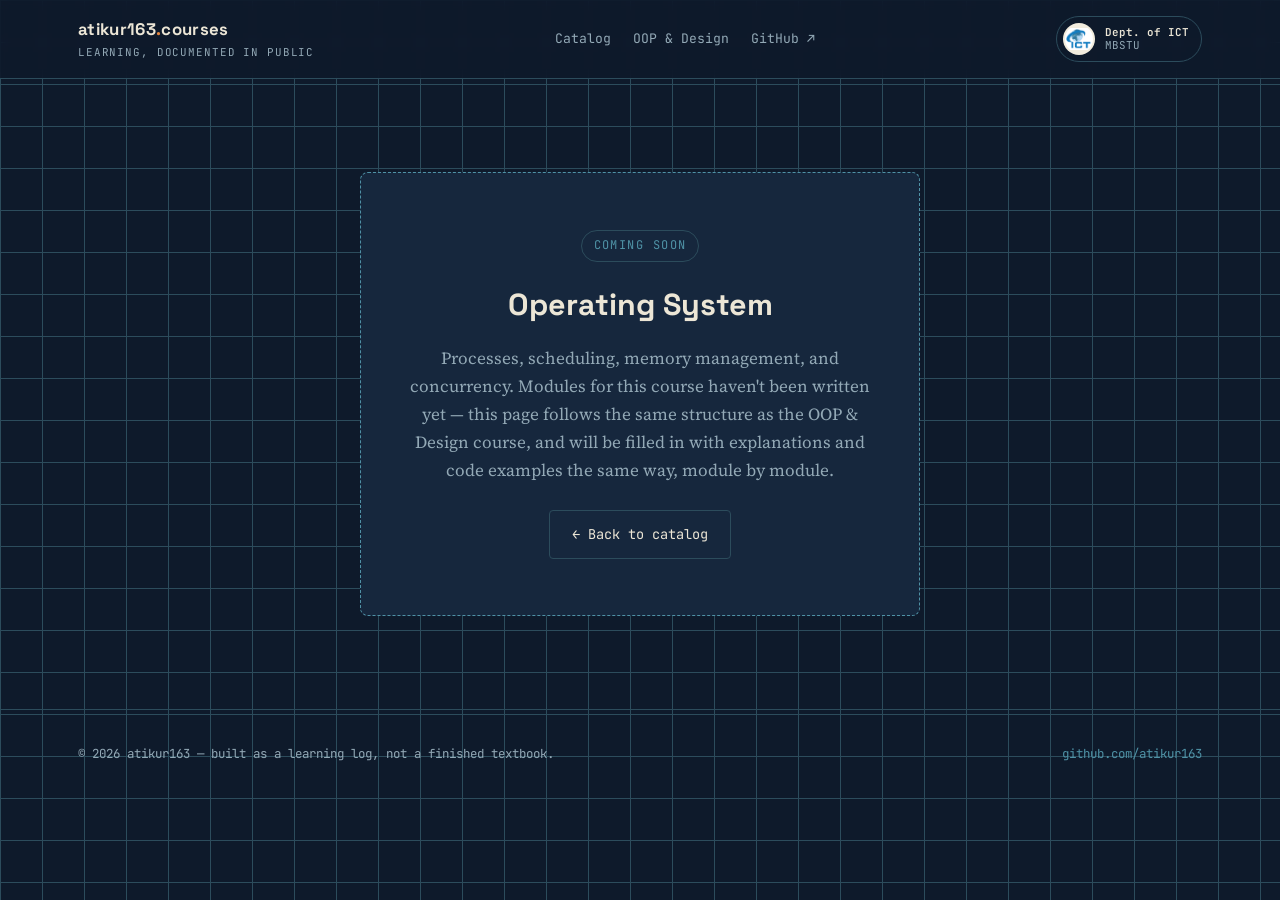
<file: courses/operating-system.html>
<!DOCTYPE html>
<html lang="en">
<head>
<meta charset="UTF-8">
<meta name="viewport" content="width=device-width, initial-scale=1.0">
<title>Operating System — atikur163</title>
<link rel="stylesheet" href="../css/style.css">
</head>
<body>

<header class="site-header">
  <div class="wrap">
    <a class="brand" href="../index.html">
      <span>atikur163<span class="dot">.</span>courses
        <small>learning, documented in public</small>
      </span>
    </a>
    <nav class="main-nav">
      <a href="../index.html">Catalog</a>
      <a href="oop.html">OOP &amp; Design</a>
      <a href="https://github.com/atikur163" target="_blank" rel="noopener">GitHub ↗</a>
    </nav>
    <a class="dept-badge" href="ict-dept.html" title="MBSTU, Dept. of ICT">
      <img src="../assets/logo-ict.png" alt="MBSTU ICT Department logo">
      <span class="dl"><b>Dept. of ICT</b><span>MBSTU</span></span>
    </a>
  </div>
</header>

<section class="coming-soon">
  <div class="wrap" style="display:flex; justify-content:center;">
    <div class="cs-box">
      <span class="cs-tag">Coming soon</span>
      <h1>Operating System</h1>
      <p>Processes, scheduling, memory management, and concurrency. Modules for this course haven't been written yet — this page follows the same
        structure as the OOP &amp; Design course, and will be filled in with explanations and code
        examples the same way, module by module.</p>
      <a class="btn btn-ghost" href="../index.html">← Back to catalog</a>
    </div>
  </div>
</section>

<footer class="site-footer">
  <div class="wrap">
    <span>© 2026 atikur163 — built as a learning log, not a finished textbook.</span>
    <span><a href="https://github.com/atikur163" target="_blank" rel="noopener">github.com/atikur163</a></span>
  </div>
</footer>

</body>
</html>
</file>
<file: css/style.css>
/* ============================================================
   atikur163 — Course Blueprint
   A course portfolio styled like a UML class-diagram blueprint.
   ============================================================ */

@import url('https://fonts.googleapis.com/css2?family=Space+Grotesk:wght@400;500;600;700&family=Source+Serif+4:opsz,wght@8..60,400;8..60,600&family=JetBrains+Mono:wght@400;500;600&display=swap');

:root{
  --ink:        #0E1A2B;
  --ink-2:      #16273D;
  --ink-3:      #1E3350;
  --paper:      #F2ECDD;
  --paper-dim:  #E7DFC9;
  --line:       #4F92A6;
  --line-dim:   #2C4C5C;
  --accent:     #E2853F;
  --accent-dim: #B96A2E;
  --text-light: #ECE6D6;
  --text-dark:  #1B2430;
  --muted:      #93A9B6;

  --font-display: 'Space Grotesk', sans-serif;
  --font-body:    'Source Serif 4', Georgia, serif;
  --font-mono:    'JetBrains Mono', monospace;

  --grid-gap: 28px;
}

*{ box-sizing: border-box; }
html{ scroll-behavior: smooth; }

body{
  margin:0;
  background: var(--ink);
  color: var(--text-light);
  font-family: var(--font-body);
  font-size: 17px;
  line-height: 1.65;
  background-image:
    linear-gradient(var(--line-dim) 1px, transparent 1px),
    linear-gradient(90deg, var(--line-dim) 1px, transparent 1px);
  background-size: 42px 42px;
  background-attachment: fixed;
  background-color: var(--ink);
}

@media (prefers-reduced-motion: reduce){
  *{ animation: none !important; transition: none !important; }
  html{ scroll-behavior: auto; }
}

a{ color: inherit; text-decoration: none; }
img{ max-width: 100%; display:block; }

::selection{ background: var(--accent); color: var(--ink); }

:focus-visible{
  outline: 2px solid var(--accent);
  outline-offset: 3px;
}

/* ---------- layout shells ---------- */
.wrap{
  max-width: 1180px;
  margin: 0 auto;
  padding: 0 28px;
}

/* ---------- header / site nav ---------- */
.site-header{
  position: sticky;
  top: 0;
  z-index: 40;
  background: rgba(14,26,43,0.88);
  backdrop-filter: blur(6px);
  border-bottom: 1px solid var(--line-dim);
}
.site-header .wrap{
  display:flex;
  align-items:center;
  justify-content:space-between;
  padding-top: 16px;
  padding-bottom: 16px;
  gap: 20px;
}
.header-left{
  display:flex;
  align-items:center;
  gap: 14px;
}
.univ-logo{
  width: 40px;
  height: 46px;
  flex-shrink: 0;
  border-radius: 4px;
  background: var(--paper);
  padding: 3px;
  object-fit: contain;
}

.brand{
  display:flex;
  align-items:center;
  gap: 12px;
  font-family: var(--font-display);
  font-weight: 700;
  letter-spacing: 0.02em;
  font-size: 1.05rem;
  color: var(--text-light);
}
.brand .dot{ color: var(--accent); }
.brand small{
  display:block;
  font-family: var(--font-mono);
  font-weight: 400;
  font-size: 0.68rem;
  letter-spacing: 0.08em;
  color: var(--muted);
  text-transform: uppercase;
}

.main-nav{
  display:flex;
  align-items:center;
  gap: 22px;
  font-family: var(--font-mono);
  font-size: 0.82rem;
}
.main-nav a{
  color: var(--muted);
  transition: color .15s ease;
  padding: 6px 0;
  border-bottom: 1px solid transparent;
}
.main-nav a:hover, .main-nav a.active{
  color: var(--text-light);
  border-bottom-color: var(--accent);
}

/* dept badge / logo trigger */
.dept-badge{
  display:flex;
  align-items:center;
  gap:10px;
  padding: 6px 12px 6px 6px;
  border: 1px solid var(--line-dim);
  border-radius: 999px;
  transition: border-color .15s ease, background .15s ease;
}
.dept-badge:hover{
  border-color: var(--line);
  background: var(--ink-2);
}
.dept-badge img{ width: 32px; height: 32px; border-radius:50%; background: var(--paper); padding: 2px; object-fit: contain; }
.dept-badge .dl{
  font-family: var(--font-mono);
  font-size: 0.68rem;
  line-height: 1.2;
}
.dept-badge .dl b{ display:block; color: var(--text-light); font-weight:600; }
.dept-badge .dl span{ color: var(--muted); }

/* ---------- hero ---------- */
.hero{
  padding: 84px 0 64px;
  position: relative;
}
.hero .eyebrow{
  font-family: var(--font-mono);
  font-size: 0.78rem;
  letter-spacing: 0.14em;
  text-transform: uppercase;
  color: var(--line);
  display:flex;
  align-items:center;
  gap: 10px;
  margin-bottom: 22px;
}
.hero .eyebrow::before{
  content:"";
  width: 26px; height: 1px;
  background: var(--line);
  display:inline-block;
}
.hero h1{
  font-family: var(--font-display);
  font-size: clamp(2.4rem, 5vw, 4rem);
  line-height: 1.05;
  margin: 0 0 20px;
  color: var(--text-light);
  max-width: 16ch;
}
.hero h1 em{
  font-style: normal;
  color: var(--accent);
}
.hero p.lede{
  font-size: 1.15rem;
  max-width: 56ch;
  color: var(--muted);
  margin: 0 0 34px;
}
.hero-actions{ display:flex; gap:16px; flex-wrap:wrap; }

.btn{
  font-family: var(--font-mono);
  font-size: 0.85rem;
  padding: 12px 22px;
  border-radius: 4px;
  display:inline-flex;
  align-items:center;
  gap: 8px;
  transition: transform .15s ease, background .15s ease, border-color .15s ease;
}
.btn-primary{
  background: var(--accent);
  color: var(--ink);
  font-weight: 600;
}
.btn-primary:hover{ background: #f0954f; transform: translateY(-1px); }
.btn-ghost{
  border: 1px solid var(--line-dim);
  color: var(--text-light);
}
.btn-ghost:hover{ border-color: var(--line); transform: translateY(-1px); }

/* ---------- section headings ---------- */
.section{ padding: 64px 0; }
.section-head{
  display:flex;
  align-items:baseline;
  justify-content:space-between;
  gap: 20px;
  margin-bottom: 34px;
  border-bottom: 1px solid var(--line-dim);
  padding-bottom: 18px;
}
.section-head h2{
  font-family: var(--font-display);
  font-size: 1.7rem;
  margin:0;
  color: var(--text-light);
}
.section-head .tag{
  font-family: var(--font-mono);
  font-size: 0.78rem;
  color: var(--muted);
}

/* ---------- course grid: UML class-box cards ---------- */
.course-grid{
  display:grid;
  grid-template-columns: repeat(auto-fill, minmax(300px, 1fr));
  gap: var(--grid-gap);
}

.class-card{
  background: var(--ink-2);
  border: 1px solid var(--line-dim);
  border-radius: 6px;
  overflow:hidden;
  display:flex;
  flex-direction:column;
  transition: border-color .18s ease, transform .18s ease;
}
.class-card:hover{ border-color: var(--line); transform: translateY(-3px); }

.class-card .cc-title{
  font-family: var(--font-mono);
  font-weight: 600;
  font-size: 0.98rem;
  padding: 16px 18px;
  background: var(--ink-3);
  border-bottom: 1px solid var(--line-dim);
  display:flex;
  align-items:center;
  justify-content:space-between;
  color: var(--text-light);
}
.class-card .cc-title .status{
  font-size: 0.64rem;
  padding: 3px 8px;
  border-radius: 999px;
  text-transform: uppercase;
  letter-spacing: 0.06em;
}
.status.active{ background: rgba(226,133,63,0.18); color: var(--accent); border: 1px solid var(--accent-dim); }
.status.soon{ background: rgba(147,169,182,0.12); color: var(--muted); border: 1px solid var(--line-dim); }

.class-card .cc-fields{
  padding: 16px 18px;
  font-family: var(--font-mono);
  font-size: 0.78rem;
  color: var(--muted);
  border-bottom: 1px solid var(--line-dim);
  line-height: 1.9;
}
.class-card .cc-fields span{ color: var(--text-light); }

.class-card .cc-body{
  padding: 16px 18px;
  font-size: 0.94rem;
  color: var(--text-light);
  opacity: 0.85;
  flex: 1;
}

.class-card .cc-foot{
  padding: 14px 18px;
  border-top: 1px solid var(--line-dim);
  font-family: var(--font-mono);
  font-size: 0.78rem;
  display:flex;
  align-items:center;
  justify-content:space-between;
}
.class-card .cc-foot a{
  color: var(--accent);
  display:flex;
  align-items:center;
  gap:6px;
}
.class-card .cc-foot a:hover{ color: #f0954f; }

/* ---------- course page: module layout ---------- */
.course-hero{
  padding: 56px 0 40px;
  border-bottom: 1px solid var(--line-dim);
}
.course-hero .eyebrow{
  font-family: var(--font-mono);
  font-size: 0.78rem;
  color: var(--line);
  letter-spacing: 0.1em;
  text-transform: uppercase;
  margin-bottom: 14px;
}
.course-hero h1{
  font-family: var(--font-display);
  font-size: clamp(2rem, 4vw, 2.8rem);
  margin: 0 0 14px;
  color: var(--text-light);
}
.course-hero p{
  color: var(--muted);
  max-width: 62ch;
  font-size: 1.05rem;
  margin: 0 0 18px;
}
.course-meta{
  display:flex;
  gap: 22px;
  flex-wrap: wrap;
  font-family: var(--font-mono);
  font-size: 0.8rem;
  color: var(--muted);
}
.course-meta b{ color: var(--text-light); }

.course-layout{
  display:grid;
  grid-template-columns: 280px 1fr;
  gap: 40px;
  padding: 48px 0 100px;
  align-items:start;
}
@media (max-width: 860px){
  .course-layout{ grid-template-columns: 1fr; }
}

.module-nav{
  position: sticky;
  top: 90px;
  border: 1px solid var(--line-dim);
  border-radius: 6px;
  overflow:hidden;
  background: var(--ink-2);
}
.module-nav .mn-head{
  font-family: var(--font-mono);
  font-size: 0.7rem;
  letter-spacing: 0.1em;
  text-transform: uppercase;
  color: var(--muted);
  padding: 14px 16px;
  border-bottom: 1px solid var(--line-dim);
}
.module-nav ol{
  list-style: none;
  margin:0; padding: 8px;
}
.module-nav li a{
  display:flex;
  gap: 10px;
  align-items:baseline;
  padding: 10px 10px;
  border-radius: 4px;
  font-size: 0.86rem;
  color: var(--muted);
  transition: background .15s ease, color .15s ease;
}
.module-nav li a .mi{
  font-family: var(--font-mono);
  font-size: 0.72rem;
  color: var(--line);
  min-width: 20px;
}
.module-nav li a:hover{ background: var(--ink-3); color: var(--text-light); }
.module-nav li a.active{ background: var(--ink-3); color: var(--accent); }
.module-nav li a.active .mi{ color: var(--accent); }

.modules{
  display:flex;
  flex-direction: column;
  gap: 14px;
}

/* ---------- accordion module items ---------- */
.module{
  scroll-margin-top: 90px;
  border: 1px solid var(--line-dim);
  border-radius: 8px;
  background: var(--ink-2);
  overflow: hidden;
}

.module-toggle{
  width: 100%;
  display:flex;
  align-items:center;
  gap: 16px;
  padding: 20px 22px;
  background: transparent;
  border: none;
  cursor: pointer;
  text-align: left;
  font-family: inherit;
  color: inherit;
}
.module-toggle:hover{ background: var(--ink-3); }
.module-toggle .mi{
  font-family: var(--font-mono);
  color: var(--accent);
  font-size: 0.85rem;
  letter-spacing: 0.08em;
  min-width: 34px;
}
.module-toggle .mt{
  font-family: var(--font-display);
  font-size: 1.2rem;
  color: var(--text-light);
  flex: 1;
}
.module-toggle .mtag{
  font-family: var(--font-mono);
  font-size: 0.7rem;
  color: var(--muted);
  border: 1px solid var(--line-dim);
  padding: 3px 10px;
  border-radius: 999px;
  white-space: nowrap;
  display:none;
}
@media (min-width: 600px){ .module-toggle .mtag{ display:inline-block; } }
.module-toggle .chev{
  font-family: var(--font-mono);
  color: var(--line);
  font-size: 0.9rem;
  transition: transform .18s ease;
  flex-shrink:0;
}
.module-toggle[aria-expanded="true"] .chev{ transform: rotate(180deg); }
.module-toggle[aria-expanded="true"]{ background: var(--ink-3); }

.module-panel{
  padding: 26px 26px 34px;
  border-top: 1px solid var(--line-dim);
}
.module-panel[hidden]{ display:none; }

.module .m-index{
  font-family: var(--font-mono);
  color: var(--accent);
  font-size: 0.85rem;
  letter-spacing: 0.08em;
  margin-bottom: 10px;
  display:block;
}
.module h2{
  font-family: var(--font-display);
  font-size: 1.55rem;
  margin: 0 0 16px;
  color: var(--text-light);
}
.module h3{
  font-family: var(--font-display);
  font-size: 1.08rem;
  margin: 26px 0 10px;
  color: var(--text-light);
}
.module p{
  color: var(--text-light);
  opacity: 0.92;
  font-size: 1.02rem;
}
.module ul, .module ol.plain{
  color: var(--text-light);
  opacity: 0.92;
  padding-left: 1.3em;
}
.module li{ margin-bottom: 6px; }
.module strong{ color: var(--accent); font-weight: 600; }

.code-panel{
  margin: 18px 0 8px;
  border: 1px solid var(--line-dim);
  border-radius: 6px;
  overflow: hidden;
  background: #0B1420;
}
.code-panel .cp-head{
  display:flex;
  align-items:center;
  justify-content:space-between;
  padding: 9px 14px;
  background: var(--ink-3);
  border-bottom: 1px solid var(--line-dim);
  font-family: var(--font-mono);
  font-size: 0.72rem;
  color: var(--muted);
  letter-spacing: 0.04em;
}
.code-panel .cp-dots{ display:flex; gap:6px; }
.code-panel .cp-dots span{
  width:8px; height:8px; border-radius:50%;
  background: var(--line-dim);
}
.code-panel pre{
  margin:0;
  padding: 18px 20px;
  overflow-x:auto;
  font-family: var(--font-mono);
  font-size: 0.86rem;
  line-height: 1.6;
  color: #D8E3E8;
}
.code-panel code{ font-family: var(--font-mono); }

.module table{
  width: 100%;
  border-collapse: collapse;
  margin: 16px 0;
  font-size: 0.88rem;
}
.module th, .module td{
  padding: 9px 14px;
  border: 1px solid var(--line-dim);
  text-align: left;
  vertical-align: top;
}
.module th{
  background: var(--ink-3);
  color: var(--text-light);
  font-family: var(--font-mono);
  font-size: 0.72rem;
  text-transform: uppercase;
  letter-spacing: 0.05em;
}
.module td{ color: var(--text-light); opacity: 0.92; }
.module table code{ font-family: var(--font-mono); font-size: 0.85rem; color: var(--accent); }

.recap{
  font-family: var(--font-mono);
  font-size: 0.8rem;
  color: var(--muted);
  border-left: 2px solid var(--line);
  padding: 10px 16px;
  margin: 4px 0 22px;
  background: rgba(79,146,166,0.06);
}
.recap b{ color: var(--line); display:block; margin-bottom:6px; font-size:0.72rem; text-transform:uppercase; letter-spacing:0.06em; }

.warn{
  border-left: 3px solid #C9714A;
  background: rgba(201,113,74,0.08);
  padding: 12px 16px;
  border-radius: 0 4px 4px 0;
  margin: 16px 0;
  font-size: 0.9rem;
  color: var(--text-light);
}

.callout{
  border-left: 3px solid var(--accent);
  background: rgba(226,133,63,0.08);
  padding: 14px 18px;
  border-radius: 0 4px 4px 0;
  margin: 18px 0;
  font-size: 0.94rem;
  color: var(--text-light);
}
.callout b{ color: var(--accent); }

/* ---------- coming soon page ---------- */
.coming-soon{
  min-height: 70vh;
  display:flex;
  align-items:center;
  justify-content:center;
  padding: 60px 0;
}
.cs-box{
  border: 1px dashed var(--line);
  border-radius: 8px;
  padding: 56px 48px;
  text-align:center;
  max-width: 560px;
  background: var(--ink-2);
}
.cs-box .cs-tag{
  font-family: var(--font-mono);
  font-size: 0.75rem;
  color: var(--line);
  letter-spacing: 0.12em;
  text-transform: uppercase;
  margin-bottom: 18px;
  display:inline-block;
  border: 1px solid var(--line-dim);
  padding: 5px 12px;
  border-radius: 999px;
}
.cs-box h1{
  font-family: var(--font-display);
  font-size: 1.9rem;
  margin: 0 0 14px;
  color: var(--text-light);
}
.cs-box p{ color: var(--muted); margin: 0 0 26px; }
.cs-box img.cs-logo{ width: 64px; height:64px; margin: 0 auto 22px; border-radius:50%; }

/* ---------- footer ---------- */
.site-footer{
  border-top: 1px solid var(--line-dim);
  padding: 34px 0;
  font-family: var(--font-mono);
  font-size: 0.78rem;
  color: var(--muted);
}
.site-footer .wrap{
  display:flex;
  justify-content:space-between;
  flex-wrap:wrap;
  gap: 12px;
}
.site-footer a{ color: var(--line); }
.site-footer a:hover{ color: var(--accent); }
</file>
